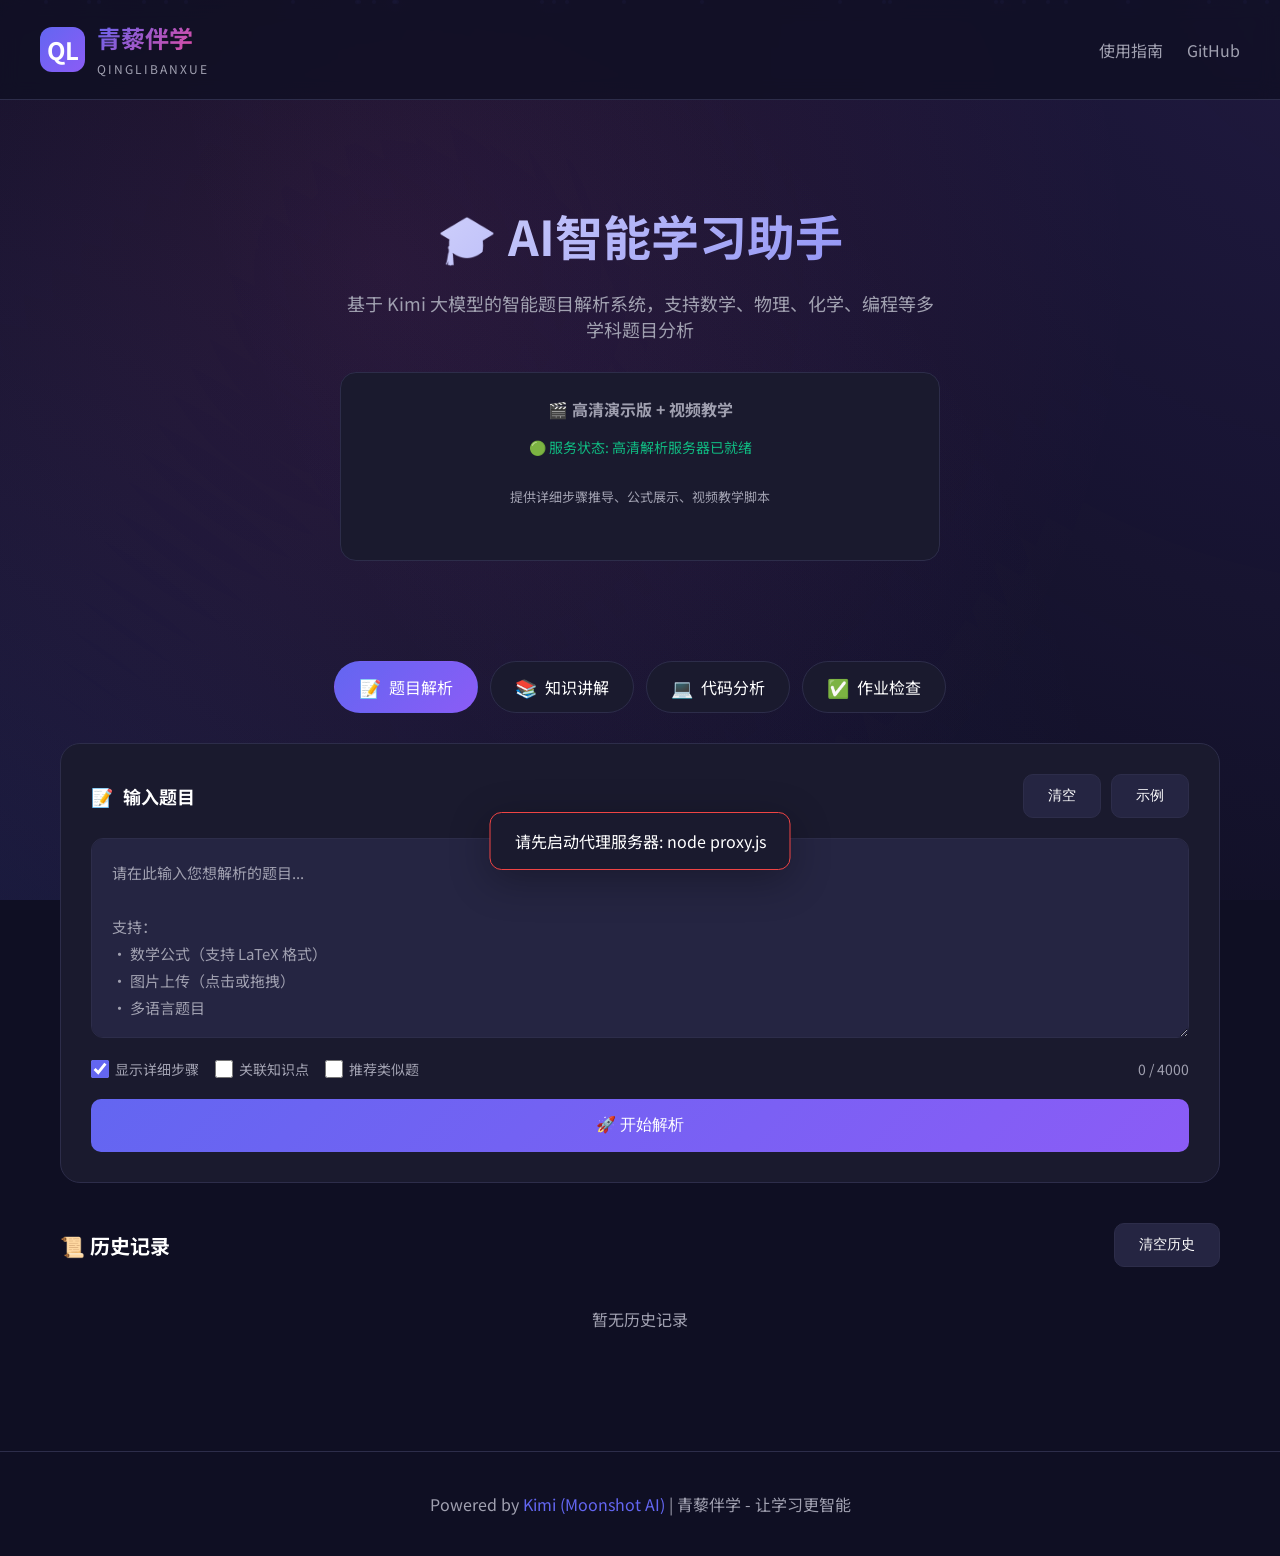
<file: index.html>
<!DOCTYPE html>
<html lang="zh-CN">
<head>
    <meta charset="UTF-8">
    <meta name="viewport" content="width=device-width, initial-scale=1.0">
    <title>青藜伴学 - AI智能学习助手</title>
    <link href="https://fonts.googleapis.com/css2?family=Noto+Sans+SC:wght@300;400;500;700&display=swap" rel="stylesheet">
    <style>
        * {
            margin: 0;
            padding: 0;
            box-sizing: border-box;
        }

        :root {
            --primary: #6366f1;
            --primary-dark: #4f46e5;
            --secondary: #8b5cf6;
            --accent: #ec4899;
            --bg-dark: #0f0f23;
            --bg-card: #1a1a2e;
            --bg-input: #252542;
            --text-primary: #ffffff;
            --text-secondary: #a0a0b0;
            --border: #2d2d4a;
            --success: #10b981;
            --warning: #f59e0b;
        }

        body {
            font-family: 'Noto Sans SC', sans-serif;
            background: var(--bg-dark);
            color: var(--text-primary);
            min-height: 100vh;
            overflow-x: hidden;
        }

        /* 动态背景 */
        .bg-animation {
            position: fixed;
            top: 0;
            left: 0;
            width: 100%;
            height: 100%;
            z-index: -1;
            overflow: hidden;
        }

        .bg-animation::before {
            content: '';
            position: absolute;
            top: -50%;
            left: -50%;
            width: 200%;
            height: 200%;
            background: 
                radial-gradient(circle at 20% 80%, rgba(99, 102, 241, 0.15) 0%, transparent 50%),
                radial-gradient(circle at 80% 20%, rgba(139, 92, 246, 0.15) 0%, transparent 50%),
                radial-gradient(circle at 40% 40%, rgba(236, 72, 153, 0.1) 0%, transparent 40%);
            animation: bgMove 20s ease-in-out infinite;
        }

        @keyframes bgMove {
            0%, 100% { transform: translate(0, 0) rotate(0deg); }
            50% { transform: translate(-2%, -2%) rotate(2deg); }
        }

        /* 浮动粒子 */
        .particles {
            position: fixed;
            top: 0;
            left: 0;
            width: 100%;
            height: 100%;
            pointer-events: none;
            z-index: -1;
        }

        .particle {
            position: absolute;
            width: 4px;
            height: 4px;
            background: rgba(99, 102, 241, 0.5);
            border-radius: 50%;
            animation: float 15s infinite;
        }

        @keyframes float {
            0%, 100% { transform: translateY(100vh) rotate(0deg); opacity: 0; }
            10% { opacity: 1; }
            90% { opacity: 1; }
            100% { transform: translateY(-100vh) rotate(720deg); opacity: 0; }
        }

        /* 头部 */
        header {
            padding: 20px 40px;
            display: flex;
            justify-content: space-between;
            align-items: center;
            border-bottom: 1px solid var(--border);
            background: rgba(15, 15, 35, 0.8);
            backdrop-filter: blur(10px);
            position: sticky;
            top: 0;
            z-index: 100;
        }

        .logo {
            display: flex;
            align-items: center;
            gap: 12px;
        }

        .logo-icon {
            width: 45px;
            height: 45px;
            background: linear-gradient(135deg, var(--primary), var(--secondary));
            border-radius: 12px;
            display: flex;
            align-items: center;
            justify-content: center;
            font-size: 24px;
            font-weight: bold;
        }

        .logo-text h1 {
            font-size: 24px;
            font-weight: 700;
            background: linear-gradient(135deg, var(--primary), var(--accent));
            -webkit-background-clip: text;
            -webkit-text-fill-color: transparent;
            background-clip: text;
        }

        .logo-text span {
            font-size: 12px;
            color: var(--text-secondary);
            letter-spacing: 2px;
        }

        .header-links a {
            color: var(--text-secondary);
            text-decoration: none;
            margin-left: 20px;
            transition: color 0.3s;
        }

        .header-links a:hover {
            color: var(--primary);
        }

        /* 主容器 */
        .container {
            max-width: 1200px;
            margin: 0 auto;
            padding: 40px 20px;
        }

        /* 欢迎区域 */
        .hero {
            text-align: center;
            padding: 60px 0;
        }

        .hero h2 {
            font-size: 48px;
            font-weight: 700;
            margin-bottom: 20px;
            background: linear-gradient(135deg, #fff, var(--primary));
            -webkit-background-clip: text;
            -webkit-text-fill-color: transparent;
            background-clip: text;
        }

        .hero p {
            font-size: 18px;
            color: var(--text-secondary);
            max-width: 600px;
            margin: 0 auto 30px;
        }

        .api-setup {
            background: var(--bg-card);
            border: 1px solid var(--border);
            border-radius: 16px;
            padding: 24px;
            max-width: 600px;
            margin: 0 auto 40px;
        }

        .api-setup h3 {
            font-size: 16px;
            margin-bottom: 16px;
            color: var(--text-secondary);
        }

        .api-input-group {
            display: flex;
            gap: 12px;
            flex-wrap: wrap;
        }

        .api-input {
            flex: 1;
            min-width: 250px;
            padding: 12px 16px;
            background: var(--bg-input);
            border: 1px solid var(--border);
            border-radius: 10px;
            color: var(--text-primary);
            font-size: 14px;
            outline: none;
            transition: border-color 0.3s;
        }

        .api-input:focus {
            border-color: var(--primary);
        }

        .btn {
            padding: 12px 24px;
            border: none;
            border-radius: 10px;
            font-size: 14px;
            font-weight: 500;
            cursor: pointer;
            transition: all 0.3s;
        }

        .btn-primary {
            background: linear-gradient(135deg, var(--primary), var(--secondary));
            color: white;
        }

        .btn-primary:hover {
            transform: translateY(-2px);
            box-shadow: 0 8px 25px rgba(99, 102, 241, 0.4);
        }

        .btn-secondary {
            background: var(--bg-input);
            color: var(--text-primary);
            border: 1px solid var(--border);
        }

        .btn-secondary:hover {
            background: var(--border);
        }

        /* 功能标签 */
        .tabs {
            display: flex;
            justify-content: center;
            gap: 12px;
            margin-bottom: 30px;
            flex-wrap: wrap;
        }

        .tab {
            padding: 12px 24px;
            background: var(--bg-card);
            border: 1px solid var(--border);
            border-radius: 30px;
            cursor: pointer;
            transition: all 0.3s;
            display: flex;
            align-items: center;
            gap: 8px;
        }

        .tab:hover, .tab.active {
            background: linear-gradient(135deg, var(--primary), var(--secondary));
            border-color: transparent;
        }

        .tab-icon {
            font-size: 18px;
        }

        /* 输入区域 */
        .input-section {
            background: var(--bg-card);
            border: 1px solid var(--border);
            border-radius: 20px;
            padding: 30px;
            margin-bottom: 30px;
        }

        .input-header {
            display: flex;
            justify-content: space-between;
            align-items: center;
            margin-bottom: 20px;
        }

        .input-header h3 {
            font-size: 18px;
            display: flex;
            align-items: center;
            gap: 10px;
        }

        .input-actions {
            display: flex;
            gap: 10px;
        }

        .input-area {
            width: 100%;
            min-height: 200px;
            padding: 20px;
            background: var(--bg-input);
            border: 1px solid var(--border);
            border-radius: 12px;
            color: var(--text-primary);
            font-size: 15px;
            line-height: 1.8;
            resize: vertical;
            outline: none;
            transition: border-color 0.3s;
            font-family: inherit;
        }

        .input-area:focus {
            border-color: var(--primary);
        }

        .input-area::placeholder {
            color: var(--text-secondary);
        }

        .input-footer {
            display: flex;
            justify-content: space-between;
            align-items: center;
            margin-top: 16px;
        }

        .input-options {
            display: flex;
            gap: 16px;
        }

        .option {
            display: flex;
            align-items: center;
            gap: 6px;
            color: var(--text-secondary);
            font-size: 14px;
            cursor: pointer;
        }

        .option input[type="checkbox"] {
            width: 18px;
            height: 18px;
            accent-color: var(--primary);
        }

        .char-count {
            color: var(--text-secondary);
            font-size: 14px;
        }

        /* 解析按钮 */
        .analyze-btn {
            width: 100%;
            padding: 16px;
            font-size: 16px;
            margin-top: 20px;
        }

        /* 结果区域 */
        .result-section {
            background: var(--bg-card);
            border: 1px solid var(--border);
            border-radius: 20px;
            padding: 30px;
            display: none;
        }

        .result-section.show {
            display: block;
            animation: fadeIn 0.5s ease;
        }

        @keyframes fadeIn {
            from { opacity: 0; transform: translateY(20px); }
            to { opacity: 1; transform: translateY(0); }
        }

        .result-header {
            display: flex;
            justify-content: space-between;
            align-items: center;
            margin-bottom: 24px;
            padding-bottom: 20px;
            border-bottom: 1px solid var(--border);
        }

        .result-title {
            display: flex;
            align-items: center;
            gap: 12px;
        }

        .result-title h3 {
            font-size: 20px;
        }

        .ai-badge {
            padding: 4px 12px;
            background: linear-gradient(135deg, var(--primary), var(--secondary));
            border-radius: 20px;
            font-size: 12px;
            font-weight: 500;
        }

        .result-actions {
            display: flex;
            gap: 10px;
        }

        .result-content {
            line-height: 2;
            font-size: 15px;
        }

        .result-content h4 {
            color: var(--primary);
            margin: 24px 0 12px;
            font-size: 16px;
        }

        .result-content p {
            margin-bottom: 16px;
            color: var(--text-secondary);
        }

        .result-content strong {
            color: var(--text-primary);
        }

        /* 代码块样式 */
        .code-block {
            background: var(--bg-dark);
            border: 1px solid var(--border);
            border-radius: 10px;
            padding: 16px;
            margin: 16px 0;
            overflow-x: auto;
        }

        .code-block code {
            font-family: 'Fira Code', 'Consolas', monospace;
            font-size: 14px;
            color: #e2e8f0;
        }

        /* 步骤卡片 */
        .step-card {
            background: var(--bg-input);
            border: 1px solid var(--border);
            border-radius: 12px;
            padding: 20px;
            margin: 16px 0;
        }

        .step-number {
            display: inline-flex;
            align-items: center;
            justify-content: center;
            width: 28px;
            height: 28px;
            background: linear-gradient(135deg, var(--primary), var(--secondary));
            border-radius: 50%;
            font-size: 14px;
            font-weight: 600;
            margin-right: 12px;
        }

        .step-title {
            font-weight: 600;
            color: var(--text-primary);
        }

        /* 加载动画 */
        .loading {
            display: none;
            text-align: center;
            padding: 60px;
        }

        .loading.show {
            display: block;
        }

        .loading-spinner {
            width: 60px;
            height: 60px;
            border: 3px solid var(--border);
            border-top-color: var(--primary);
            border-radius: 50%;
            animation: spin 1s linear infinite;
            margin: 0 auto 20px;
        }

        @keyframes spin {
            to { transform: rotate(360deg); }
        }

        .loading p {
            color: var(--text-secondary);
        }

        /* 知识点标签 */
        .knowledge-tags {
            display: flex;
            flex-wrap: wrap;
            gap: 8px;
            margin: 16px 0;
        }

        .knowledge-tag {
            padding: 6px 14px;
            background: rgba(99, 102, 241, 0.2);
            border: 1px solid var(--primary);
            border-radius: 20px;
            font-size: 13px;
            color: var(--primary);
        }

        /* 历史记录 */
        .history-section {
            margin-top: 40px;
        }

        .history-header {
            display: flex;
            justify-content: space-between;
            align-items: center;
            margin-bottom: 20px;
        }

        .history-header h3 {
            font-size: 20px;
        }

        .history-list {
            display: grid;
            gap: 12px;
        }

        .history-item {
            background: var(--bg-card);
            border: 1px solid var(--border);
            border-radius: 12px;
            padding: 16px 20px;
            cursor: pointer;
            transition: all 0.3s;
            display: flex;
            justify-content: space-between;
            align-items: center;
        }

        .history-item:hover {
            border-color: var(--primary);
            transform: translateX(4px);
        }

        .history-item-text {
            flex: 1;
            overflow: hidden;
            text-overflow: ellipsis;
            white-space: nowrap;
            margin-right: 16px;
        }

        .history-item-time {
            color: var(--text-secondary);
            font-size: 13px;
        }

        /* 页脚 */
        footer {
            text-align: center;
            padding: 40px;
            color: var(--text-secondary);
            border-top: 1px solid var(--border);
            margin-top: 60px;
        }

        footer a {
            color: var(--primary);
            text-decoration: none;
        }

        /* 提示消息 */
        .toast {
            position: fixed;
            bottom: 30px;
            left: 50%;
            transform: translateX(-50%) translateY(100px);
            background: var(--bg-card);
            border: 1px solid var(--border);
            padding: 16px 24px;
            border-radius: 12px;
            box-shadow: 0 10px 40px rgba(0, 0, 0, 0.3);
            opacity: 0;
            transition: all 0.3s;
            z-index: 1000;
        }

        .toast.show {
            transform: translateX(-50%) translateY(0);
            opacity: 1;
        }

        .toast.success {
            border-color: var(--success);
        }

        .toast.error {
            border-color: #ef4444;
        }

        /* 响应式 */
        @media (max-width: 768px) {
            header {
                padding: 15px 20px;
            }

            .hero h2 {
                font-size: 32px;
            }

            .container {
                padding: 20px 15px;
            }

            .input-section, .result-section {
                padding: 20px;
            }
        }

        /* Markdown样式 */
        .markdown-body {
            color: var(--text-secondary);
        }

        .markdown-body h1, .markdown-body h2, .markdown-body h3 {
            color: var(--text-primary);
            margin: 24px 0 16px;
        }

        .markdown-body ul, .markdown-body ol {
            margin: 16px 0;
            padding-left: 24px;
        }

        .markdown-body li {
            margin: 8px 0;
        }

        .markdown-body blockquote {
            border-left: 4px solid var(--primary);
            padding-left: 16px;
            margin: 16px 0;
            color: var(--text-secondary);
        }

        .markdown-body pre {
            background: var(--bg-dark);
            padding: 16px;
            border-radius: 8px;
            overflow-x: auto;
        }

        .markdown-body code {
            background: var(--bg-dark);
            padding: 2px 6px;
            border-radius: 4px;
            font-family: monospace;
        }

        .markdown-body table {
            width: 100%;
            border-collapse: collapse;
            margin: 16px 0;
        }

        .markdown-body th, .markdown-body td {
            border: 1px solid var(--border);
            padding: 12px;
            text-align: left;
        }

        .markdown-body th {
            background: var(--bg-input);
        }

        /* 视频教学样式 */
        .video-section {
            margin-top: 24px;
            padding: 20px;
            background: linear-gradient(135deg, rgba(99, 102, 241, 0.1), rgba(236, 72, 153, 0.1));
            border: 1px solid var(--primary);
            border-radius: 16px;
        }

        .video-header {
            display: flex;
            align-items: center;
            gap: 12px;
            margin-bottom: 16px;
        }

        .video-header h4 {
            font-size: 18px;
            color: var(--primary);
        }

        .video-badge {
            padding: 4px 12px;
            background: linear-gradient(135deg, var(--accent), var(--secondary));
            border-radius: 20px;
            font-size: 12px;
            font-weight: 500;
        }

        .video-timeline {
            display: grid;
            gap: 12px;
        }

        .video-scene {
            display: flex;
            gap: 16px;
            padding: 16px;
            background: var(--bg-input);
            border-radius: 12px;
            border-left: 4px solid var(--primary);
            transition: all 0.3s;
        }

        .video-scene:hover {
            background: var(--border);
            transform: translateX(4px);
        }

        .scene-time {
            min-width: 80px;
            font-family: 'Consolas', monospace;
            font-size: 14px;
            color: var(--primary);
            font-weight: 600;
        }

        .scene-content {
            flex: 1;
        }

        .scene-title {
            font-weight: 500;
            margin-bottom: 4px;
        }

        .scene-desc {
            font-size: 13px;
            color: var(--text-secondary);
        }

        .video-actions {
            display: flex;
            gap: 12px;
            margin-top: 20px;
            padding-top: 20px;
            border-top: 1px solid var(--border);
        }

        .video-btn {
            flex: 1;
            padding: 12px 20px;
            border: none;
            border-radius: 10px;
            font-size: 14px;
            font-weight: 500;
            cursor: pointer;
            transition: all 0.3s;
            display: flex;
            align-items: center;
            justify-content: center;
            gap: 8px;
        }

        .video-btn-primary {
            background: linear-gradient(135deg, var(--primary), var(--secondary));
            color: white;
        }

        .video-btn-primary:hover {
            transform: translateY(-2px);
            box-shadow: 0 8px 25px rgba(99, 102, 241, 0.4);
        }

        .video-btn-secondary {
            background: var(--bg-input);
            color: var(--text-primary);
            border: 1px solid var(--border);
        }

        .video-btn-secondary:hover {
            background: var(--border);
        }

        /* 详细解答样式优化 */
        .result-content h1 {
            font-size: 24px;
            margin: 24px 0 16px;
            background: linear-gradient(135deg, var(--primary), var(--accent));
            -webkit-background-clip: text;
            -webkit-text-fill-color: transparent;
            background-clip: text;
        }

        .result-content h2 {
            font-size: 20px;
            margin: 24px 0 12px;
            color: var(--primary);
            border-bottom: 2px solid var(--primary);
            padding-bottom: 8px;
        }

        .result-content h3 {
            font-size: 18px;
            margin: 20px 0 12px;
            color: var(--secondary);
        }

        .result-content h4 {
            font-size: 16px;
            margin: 16px 0 8px;
            color: var(--accent);
        }

        .result-content table {
            width: 100%;
            border-collapse: collapse;
            margin: 16px 0;
            background: var(--bg-input);
            border-radius: 8px;
            overflow: hidden;
        }

        .result-content th,
        .result-content td {
            border: 1px solid var(--border);
            padding: 12px;
            text-align: left;
        }

        .result-content th {
            background: linear-gradient(135deg, var(--primary), var(--secondary));
            color: white;
            font-weight: 600;
        }

        .result-content tr:hover {
            background: rgba(99, 102, 241, 0.1);
        }

        /* LaTeX 公式样式 */
        .math-inline {
            display: inline-block;
            padding: 2px 8px;
            background: var(--bg-input);
            border-radius: 4px;
            font-family: 'Times New Roman', serif;
            font-style: italic;
        }

        .math-block {
            display: block;
            padding: 16px;
            margin: 16px 0;
            background: var(--bg-input);
            border-radius: 8px;
            text-align: center;
            font-family: 'Times New Roman', serif;
            font-size: 16px;
            overflow-x: auto;
        }

        /* 步骤卡片增强 */
        .step-card {
            background: linear-gradient(135deg, rgba(99, 102, 241, 0.1), rgba(139, 92, 246, 0.1));
            border: 1px solid var(--border);
            border-left: 4px solid var(--primary);
            border-radius: 12px;
            padding: 20px;
            margin: 16px 0;
        }

        .step-number {
            display: inline-flex;
            align-items: center;
            justify-content: center;
            width: 32px;
            height: 32px;
            background: linear-gradient(135deg, var(--primary), var(--secondary));
            border-radius: 50%;
            font-size: 16px;
            font-weight: 700;
            margin-right: 12px;
        }

        /* 引用块样式 */
        blockquote {
            border-left: 4px solid var(--primary);
            padding: 16px 20px;
            margin: 16px 0;
            background: rgba(99, 102, 241, 0.1);
            border-radius: 0 8px 8px 0;
            font-style: italic;
        }

        /* 答案高亮 */
        .answer-highlight {
            background: linear-gradient(135deg, rgba(16, 185, 129, 0.2), rgba(16, 185, 129, 0.1));
            border: 1px solid var(--success);
            border-radius: 12px;
            padding: 20px;
            margin: 20px 0;
        }

        .answer-highlight h3 {
            color: var(--success);
            margin-top: 0;
        }

        /* 视频播放器样式 */
        .video-player-container {
            background: var(--bg-card);
            border: 1px solid var(--border);
            border-radius: 16px;
            overflow: hidden;
            margin-top: 24px;
        }

        .video-stage {
            position: relative;
            background: #000;
            aspect-ratio: 16/9;
            display: flex;
            align-items: center;
            justify-content: center;
        }

        .video-stage canvas {
            width: 100%;
            height: 100%;
            object-fit: contain;
        }

        .video-overlay {
            position: absolute;
            top: 0;
            left: 0;
            width: 100%;
            height: 100%;
            display: flex;
            align-items: center;
            justify-content: center;
            background: rgba(0, 0, 0, 0.5);
            cursor: pointer;
        }

        .play-button {
            width: 80px;
            height: 80px;
            background: linear-gradient(135deg, var(--primary), var(--accent));
            border-radius: 50%;
            display: flex;
            align-items: center;
            justify-content: center;
            font-size: 36px;
            cursor: pointer;
            transition: all 0.3s;
            box-shadow: 0 10px 40px rgba(99, 102, 241, 0.4);
        }

        .play-button:hover {
            transform: scale(1.1);
            box-shadow: 0 15px 50px rgba(99, 102, 241, 0.6);
        }

        .video-controls {
            display: flex;
            align-items: center;
            gap: 12px;
            padding: 16px 20px;
            background: var(--bg-input);
            border-top: 1px solid var(--border);
        }

        .control-btn {
            width: 40px;
            height: 40px;
            background: var(--bg-card);
            border: 1px solid var(--border);
            border-radius: 10px;
            color: var(--text-primary);
            font-size: 18px;
            cursor: pointer;
            transition: all 0.3s;
            display: flex;
            align-items: center;
            justify-content: center;
        }

        .control-btn:hover {
            background: var(--primary);
            border-color: var(--primary);
        }

        .progress-container {
            flex: 1;
            height: 40px;
            display: flex;
            align-items: center;
        }

        .progress-bar {
            width: 100%;
            height: 8px;
            background: var(--bg-dark);
            border-radius: 4px;
            cursor: pointer;
            position: relative;
        }

        .progress-fill {
            height: 100%;
            background: linear-gradient(90deg, var(--primary), var(--accent));
            border-radius: 4px;
            transition: width 0.3s;
        }

        .scene-list {
            max-height: 200px;
            overflow-y: auto;
            padding: 16px;
            background: var(--bg-dark);
        }

        .scene-item {
            display: flex;
            align-items: center;
            gap: 12px;
            padding: 12px 16px;
            border-radius: 10px;
            cursor: pointer;
            transition: all 0.3s;
            margin-bottom: 8px;
        }

        .scene-item:hover {
            background: var(--bg-input);
        }

        .scene-item.active {
            background: linear-gradient(135deg, rgba(99, 102, 241, 0.2), rgba(236, 72, 153, 0.2));
            border: 1px solid var(--primary);
        }

        .scene-num {
            width: 28px;
            height: 28px;
            background: var(--primary);
            border-radius: 50%;
            display: flex;
            align-items: center;
            justify-content: center;
            font-size: 12px;
            font-weight: 600;
            flex-shrink: 0;
        }

        .scene-title {
            flex: 1;
            font-size: 14px;
        }

        .scene-time {
            font-size: 12px;
            color: var(--text-secondary);
        }

        /* 结果标签页 */
        .result-tabs {
            display: flex;
            gap: 8px;
            margin-bottom: 20px;
            border-bottom: 1px solid var(--border);
            padding-bottom: 12px;
        }

        .result-tab {
            padding: 10px 20px;
            background: var(--bg-input);
            border: 1px solid var(--border);
            border-radius: 8px;
            cursor: pointer;
            transition: all 0.3s;
            font-size: 14px;
        }

        .result-tab:hover, .result-tab.active {
            background: linear-gradient(135deg, var(--primary), var(--secondary));
            border-color: transparent;
        }

        .tab-content {
            display: none;
        }

        .tab-content.active {
            display: block;
        }
    </style>
</head>
<body>
    <div class="bg-animation"></div>
    <div class="particles" id="particles"></div>

    <header>
        <div class="logo">
            <div class="logo-icon">QL</div>
            <div class="logo-text">
                <h1>青藜伴学</h1>
                <span>QINGLIBANXUE</span>
            </div>
        </div>
        <div class="header-links">
            <a href="#" onclick="showToast('功能开发中...')">使用指南</a>
            <a href="https://github.com/THU-MAIC/OpenMAIC" target="_blank">GitHub</a>
        </div>
    </header>

    <div class="container">
        <section class="hero">
            <h2>🎓 AI智能学习助手</h2>
            <p>基于 Kimi 大模型的智能题目解析系统，支持数学、物理、化学、编程等多学科题目分析</p>
            
            <div class="api-setup">
                <h3>🎬 高清演示版 + 视频教学</h3>
                <p style="color: var(--success); font-size: 14px;">
                    🟢 服务状态: 高清解析服务器已就绪
                </p>
                <p style="font-size: 13px; color: var(--text-secondary); margin-top: 8px;">
                    提供详细步骤推导、公式展示、视频教学脚本
                </p>
            </div>
        </section>

        <div class="tabs">
            <div class="tab active" onclick="switchTab('solve')">
                <span class="tab-icon">📝</span>
                <span>题目解析</span>
            </div>
            <div class="tab" onclick="switchTab('explain')">
                <span class="tab-icon">📚</span>
                <span>知识讲解</span>
            </div>
            <div class="tab" onclick="switchTab('code')">
                <span class="tab-icon">💻</span>
                <span>代码分析</span>
            </div>
            <div class="tab" onclick="switchTab('check')">
                <span class="tab-icon">✅</span>
                <span>作业检查</span>
            </div>
        </div>

        <section class="input-section">
            <div class="input-header">
                <h3>
                    <span id="modeIcon">📝</span>
                    <span id="modeTitle">输入题目</span>
                </h3>
                <div class="input-actions">
                    <button class="btn btn-secondary" onclick="clearInput()">清空</button>
                    <button class="btn btn-secondary" onclick="pasteExample()">示例</button>
                </div>
            </div>
            
            <textarea 
                class="input-area" 
                id="questionInput" 
                placeholder="请在此输入您想解析的题目...

支持：
• 数学公式（支持 LaTeX 格式）
• 图片上传（点击或拖拽）
• 多语言题目

示例：求函数 f(x) = x³ - 3x² + 4 的极值点和极值"
            ></textarea>
            
            <div class="input-footer">
                <div class="input-options">
                    <label class="option">
                        <input type="checkbox" id="showSteps" checked>
                        <span>显示详细步骤</span>
                    </label>
                    <label class="option">
                        <input type="checkbox" id="showKnowledge">
                        <span>关联知识点</span>
                    </label>
                    <label class="option">
                        <input type="checkbox" id="similarQuestions">
                        <span>推荐类似题</span>
                    </label>
                </div>
                <span class="char-count"><span id="charCount">0</span> / 4000</span>
            </div>
            
            <button class="btn btn-primary analyze-btn" onclick="analyzeQuestion()">
                <span id="btnText">🚀 开始解析</span>
            </button>
        </section>

        <div class="loading" id="loading">
            <div class="loading-spinner"></div>
            <p>AI 正在思考中，请稍候...</p>
        </div>

        <section class="result-section" id="resultSection">
            <div class="result-header">
                <div class="result-title">
                    <h3>📊 解析结果</h3>
                    <span class="ai-badge">Kimi AI</span>
                </div>
                <div class="result-actions">
                    <button class="btn btn-secondary" onclick="copyResult()">📋 复制</button>
                    <button class="btn btn-secondary" onclick="saveResult()">💾 保存</button>
                </div>
            </div>
            
            <div id="knowledgeTags" class="knowledge-tags" style="display: none;">
                <!-- 动态生成知识点标签 -->
            </div>
            
            <!-- 标签页切换 -->
            <div class="result-tabs">
                <div class="result-tab active" onclick="switchResultTab('text')" id="tab-text">
                    📝 文字解析
                </div>
                <div class="result-tab" onclick="switchResultTab('video')" id="tab-video">
                    🎬 视频教学
                </div>
            </div>
            
            <!-- 文字解析内容 -->
            <div class="tab-content active" id="content-text">
                <div class="result-content markdown-body" id="resultContent">
                    <!-- 解析结果将显示在这里 -->
                </div>
            </div>
            
            <!-- 视频教学内容 -->
            <div class="tab-content" id="content-video">
                <div id="videoPlayerContainer">
                    <!-- 视频播放器将在这里创建 -->
                </div>
            </div>
        </section>

        <section class="history-section">
            <div class="history-header">
                <h3>📜 历史记录</h3>
                <button class="btn btn-secondary" onclick="clearHistory()">清空历史</button>
            </div>
            <div class="history-list" id="historyList">
                <!-- 历史记录动态生成 -->
            </div>
        </section>
    </div>

    <footer>
        <p>Powered by <a href="https://platform.moonshot.cn/" target="_blank">Kimi (Moonshot AI)</a> | 青藜伴学 - 让学习更智能</p>
    </footer>

    <div class="toast" id="toast"></div>

    <script>
        // ==================== 配置 ====================
        const CONFIG = {
            API_BASE_URL: 'https://api.moonshot.cn/v1',
            PROXY_URL: 'http://localhost:8080/proxy/chat',
            MODEL: 'moonshot-v1-8k',
            MAX_TOKENS: 4000,
            TEMPERATURE: 0.7,
            USE_PROXY: false  // 是否使用本地代理
        };

        // 可用模型列表
        const MODELS = {
            'moonshot-v1-8k': { name: 'Kimi 8K', desc: '标准版，适合一般题目' },
            'moonshot-v1-32k': { name: 'Kimi 32K', desc: '长文本，适合复杂题目' },
            'moonshot-v1-128k': { name: 'Kimi 128K', desc: '超长文本，适合长篇解析' }
        };

        // ==================== 状态管理 ====================
        let currentMode = 'solve';
        let apiKey = localStorage.getItem('kimi_api_key') || '';
        let history = JSON.parse(localStorage.getItem('question_history') || '[]');

        // ==================== 初始化 ====================
        document.addEventListener('DOMContentLoaded', () => {
            // 自动启用代理模式（API Key 已内置在代理服务器中）
            CONFIG.USE_PROXY = true;
            localStorage.setItem('kimi_use_proxy', 'true');
            
            // 恢复模型选择
            const savedModel = localStorage.getItem('kimi_model');
            if (savedModel) {
                CONFIG.MODEL = savedModel;
            }

            // 创建粒子效果
            createParticles();

            // 绑定事件
            document.getElementById('questionInput').addEventListener('input', updateCharCount);

            // 加载历史记录
            renderHistory();
            
            console.log('🚀 青藜伴学已初始化（代理模式）');
            console.log('📊 配置:', { model: CONFIG.MODEL, useProxy: true });
            
            // 自动测试代理连接
            setTimeout(() => {
                testProxyConnection();
            }, 500);
        });

        // ==================== 测试代理连接 ====================
        async function testProxyConnection() {
            try {
                const response = await fetch('http://localhost:8080/proxy/test');
                const data = await response.json();
                if (data.status === 'ok') {
                    console.log('✅ 代理服务器连接成功');
                } else {
                    console.log('⚠️ 代理连接异常:', data);
                    showToast('代理服务器可能需要启动，请运行: node proxy.js', 'error');
                }
            } catch (err) {
                console.log('❌ 无法连接到代理服务器:', err.message);
                showToast('请先启动代理服务器: node proxy.js', 'error');
            }
        }

        // ==================== 粒子效果 ====================
        function createParticles() {
            const container = document.getElementById('particles');
            for (let i = 0; i < 30; i++) {
                const particle = document.createElement('div');
                particle.className = 'particle';
                particle.style.left = Math.random() * 100 + '%';
                particle.style.animationDelay = Math.random() * 15 + 's';
                particle.style.animationDuration = (10 + Math.random() * 10) + 's';
                container.appendChild(particle);
            }
        }

        // ==================== 启用代理模式 ====================
        function enableProxyMode() {
            CONFIG.USE_PROXY = true;
            localStorage.setItem('kimi_use_proxy', 'true');
            document.getElementById('apiStatus').innerHTML = '✅ 已切换到代理模式，API Key 由后端处理';
            document.getElementById('apiStatus').style.color = 'var(--success)';
            showToast('已启用代理模式');
            
            // 测试代理连接
            fetch(`${CONFIG.PROXY_URL.replace('/chat', '/test')}`)
                .then(r => r.json())
                .then(data => {
                    if (data.status === 'ok') {
                        showToast('代理连接成功！');
                    } else {
                        showToast('代理连接失败，请检查代理服务器是否启动', 'error');
                    }
                })
                .catch(err => {
                    showToast('无法连接到代理服务器，请先运行 node proxy.js', 'error');
                });
        }

        // ==================== 启动演示服务器提示 ====================
        function startDemoServer() {
            showToast('请在终端运行: node proxy-demo.js');
            alert('启动步骤:\n\n1. 打开终端\n2. 进入目录: cd C:\\Users\\锦鹏\\.openclaw\\workspace\n3. 运行: node proxy-demo.js\n4. 访问: http://localhost:8080');
        }
        function saveApiKey() {
            const key = document.getElementById('apiKey').value.trim();
            const model = document.getElementById('modelSelect').value;
            
            if (!key) {
                showToast('请输入 API Key', 'error');
                return;
            }
            if (!key.startsWith('sk-')) {
                showToast('API Key 格式不正确，应以 sk- 开头', 'error');
                return;
            }
            
            apiKey = key;
            CONFIG.MODEL = model;
            
            localStorage.setItem('kimi_api_key', apiKey);
            localStorage.setItem('kimi_model', model);
            
            console.log('✅ API Key 已保存，长度:', apiKey.length, '位');
            console.log('✅ 选择模型:', model);
            showToast('设置已保存');
        }

        // ==================== 测试 API 连接 ====================
        async function testApiConnection() {
            const key = document.getElementById('apiKey').value.trim();
            const model = document.getElementById('modelSelect').value;
            const statusDiv = document.getElementById('apiStatus');
            
            if (!key) {
                showToast('请先输入 API Key', 'error');
                return;
            }

            // 详细调试信息
            console.log('========== API 测试调试信息 ==========');
            console.log('输入的 Key 长度:', key.length);
            console.log('Key 前缀:', key.substring(0, 10) + '...');
            console.log('Key 后缀:', '...' + key.substring(key.length - 5));
            console.log('Key 是否以 sk- 开头:', key.startsWith('sk-'));
            console.log('选择的模型:', model);
            console.log('请求 URL:', `${CONFIG.API_BASE_URL}/chat/completions`);
            console.log('======================================');

            statusDiv.style.display = 'block';
            statusDiv.innerHTML = '🔄 正在测试连接...';
            statusDiv.style.color = 'var(--text-secondary)';

            try {
                const response = await fetch(`${CONFIG.API_BASE_URL}/chat/completions`, {
                    method: 'POST',
                    headers: {
                        'Content-Type': 'application/json',
                        'Authorization': `Bearer ${key}`
                    },
                    body: JSON.stringify({
                        model: model,
                        messages: [
                            { role: 'user', content: '你好，这是一个测试' }
                        ],
                        max_tokens: 10
                    })
                });

                console.log('响应状态:', response.status);
                console.log('响应状态文本:', response.statusText);

                if (response.ok) {
                    statusDiv.innerHTML = '✅ 连接成功！API Key 有效';
                    statusDiv.style.color = 'var(--success)';
                    showToast('API 连接测试成功');
                } else {
                    const error = await response.json().catch(() => ({}));
                    console.log('错误详情:', error);
                    
                    let errorMsg = error.error?.message || `HTTP ${response.status}`;
                    let suggestion = '';
                    
                    // 常见错误提示
                    if (response.status === 401) {
                        errorMsg = 'API Key 无效或已过期';
                        suggestion = `
<br><br><strong>排查建议：</strong>
<br>1. 确认复制的 Key 完整（以 sk- 开头，约40+字符）
<br>2. Key 创建后请<strong>立即使用</strong>，不要关闭页面后再复制
<br>3. 检查是否有多余空格
<br>4. 账户是否完成实名认证（https://platform.moonshot.cn/）
<br>5. 尝试在终端用 curl 测试（见下方）`;
                    } else if (response.status === 429) {
                        errorMsg = '请求过于频繁，请稍后再试';
                    } else if (response.status === 402) {
                        errorMsg = '账户余额不足，请充值';
                    }
                    
                    statusDiv.innerHTML = `❌ 连接失败: ${errorMsg}${suggestion}`;
                    statusDiv.style.color = '#ef4444';
                    showToast('API 连接测试失败: ' + errorMsg, 'error');
                    
                    // 显示备用方案
                    document.getElementById('fallbackSection').style.display = 'block';
                }
            } catch (error) {
                console.log('网络错误:', error);
                statusDiv.innerHTML = `❌ 网络错误: ${error.message}<br>请检查网络连接或尝试使用代理`;
                statusDiv.style.color = '#ef4444';
                showToast('网络错误: ' + error.message, 'error');
            }
        }

        // ==================== 模式切换 ====================
        function switchTab(mode) {
            currentMode = mode;
            document.querySelectorAll('.tab').forEach(tab => tab.classList.remove('active'));
            event.currentTarget.classList.add('active');

            const modes = {
                solve: { icon: '📝', title: '输入题目', placeholder: '请在此输入您想解析的题目...\n\n支持：\n• 数学公式（支持 LaTeX 格式）\n• 图片上传（点击或拖拽）\n• 多语言题目\n\n示例：求函数 f(x) = x³ - 3x² + 4 的极值点和极值' },
                explain: { icon: '📚', title: '输入知识点', placeholder: '请输入您想了解的知识点...\n\n示例：请详细讲解微积分中的链式法则，包括定义、应用和典型例题' },
                code: { icon: '💻', title: '输入代码', placeholder: '请粘贴您想分析的代码...\n\n支持多种编程语言，我将为您分析代码逻辑、找出潜在问题并提供优化建议' },
                check: { icon: '✅', title: '输入答案', placeholder: '请粘贴题目和您的答案...\n\n我将帮您检查答案的正确性，指出错误并给出正确解答' }
            };

            const m = modes[mode];
            document.getElementById('modeIcon').textContent = m.icon;
            document.getElementById('modeTitle').textContent = m.title;
            document.getElementById('questionInput').placeholder = m.placeholder;
        }

        // ==================== 字符计数 ====================
        function updateCharCount() {
            const count = document.getElementById('questionInput').value.length;
            document.getElementById('charCount').textContent = count;
        }

        // ==================== 清空输入 ====================
        function clearInput() {
            document.getElementById('questionInput').value = '';
            updateCharCount();
        }

        // ==================== 示例 ====================
        function pasteExample() {
            const examples = {
                solve: '已知函数 f(x) = x³ - 6x² + 9x + 1，求：\n1. 函数的单调递增和递减区间\n2. 函数的极值点和极值\n3. 函数在区间 [0, 4] 上的最大值和最小值',
                explain: '请详细讲解高中物理中的动量守恒定律，包括：\n1. 定律的内容和适用条件\n2. 与能量守恒的区别和联系\n3. 三个典型应用场景',
                code: 'def fibonacci(n):\n    if n <= 1:\n        return n\n    return fibonacci(n-1) + fibonacci(n-2)\n\n# 请分析这段代码的时间复杂度，并给出优化方案',
                check: '题目：解方程 2x² - 5x + 2 = 0\n\n我的答案：x = 2 或 x = 0.5\n\n请检查我的答案是否正确。'
            };
            document.getElementById('questionInput').value = examples[currentMode];
            updateCharCount();
        }

        // ==================== 核心：题目解析 ====================
        async function analyzeQuestion() {
            const question = document.getElementById('questionInput').value.trim();
            
            if (!question) {
                showToast('请输入题目内容', 'error');
                return;
            }

            // 调试：检查代理模式
            console.log('🔍 当前配置:');
            console.log('  - 使用代理:', CONFIG.USE_PROXY);
            console.log('  - 代理地址:', CONFIG.PROXY_URL);
            
            // 检查代理是否可用
            if (!navigator.onLine) {
                showToast('网络连接不可用', 'error');
                return;
            }

            // 显示加载状态
            document.getElementById('loading').classList.add('show');
            document.getElementById('resultSection').classList.remove('show');
            document.getElementById('btnText').textContent = '解析中...';

            try {
                const prompt = buildPrompt(question);
                console.log('📤 正在发送请求:');
                console.log('  - 模型:', CONFIG.MODEL);
                console.log('  - 代理地址:', CONFIG.PROXY_URL);
                
                const response = await fetch(CONFIG.PROXY_URL, {
                    method: 'POST',
                    headers: {
                        'Content-Type': 'application/json'
                    },
                    body: JSON.stringify({
                        model: CONFIG.MODEL,
                        messages: [
                            { role: 'system', content: prompt.system },
                            { role: 'user', content: prompt.user }
                        ],
                        temperature: CONFIG.TEMPERATURE,
                        max_tokens: CONFIG.MAX_TOKENS
                    })
                });

                if (!response.ok) {
                    const error = await response.json().catch(() => ({}));
                    throw new Error(error.error?.message || `HTTP ${response.status}`);
                }

                const data = await response.json();
                const result = data.choices[0].message.content;
                const videoScript = data.choices[0].message.videoScript;
                
                // 显示结果（包含视频脚本）
                displayResult(result, question, videoScript);
                
                // 保存到历史
                addToHistory(question, result);
                
                showToast('解析完成');
            } catch (error) {
                console.error('❌ 解析错误:', error);
                showToast('解析失败: ' + error.message, 'error');
            } finally {
                document.getElementById('loading').classList.remove('show');
                document.getElementById('btnText').textContent = '🚀 开始解析';
            }
        }

        // ==================== 构建 Prompt ====================
        function buildPrompt(question) {
            const showSteps = document.getElementById('showSteps').checked;
            const showKnowledge = document.getElementById('showKnowledge').checked;
            const similarQuestions = document.getElementById('similarQuestions').checked;

            let systemPrompt = '你是一位专业的AI学习助手，擅长解析各类学科题目。';
            
            const modePrompts = {
                solve: `请对以下题目进行详细解析：

要求：
${showSteps ? '1. 给出详细的解题步骤，每一步都要说明理由\n' : ''}
2. 给出最终答案
${showKnowledge ? '3. 列出本题涉及的核心知识点\n' : ''}
${similarQuestions ? '4. 推荐2-3道类似的练习题\n' : ''}

请用中文回答，格式清晰，便于学生理解。`,
                
                explain: `请对以下知识点进行详细讲解：

要求：
1. 从基础概念开始讲解
2. 提供直观的理解方式
3. 给出典型例题
4. 总结常见误区

请用中文回答，深入浅出，适合学生学习。`,
                
                code: `请分析以下代码：

要求：
1. 分析代码的功能和逻辑
2. 指出潜在的问题或bug
3. 分析时间/空间复杂度
4. 提供优化建议和改进后的代码

请用中文回答，代码块使用markdown格式。`,
                
                check: `请检查以下答案的正确性：

要求：
1. 判断答案是否正确
2. 如有错误，指出错误原因
3. 给出正确解答和详细步骤
4. 总结易错点

请用中文回答，友善鼓励的语气。`
            };

            return {
                system: systemPrompt,
                user: modePrompts[currentMode] + '\n\n=== 题目/内容 ===\n' + question
            };
        }

        // ==================== 显示结果 ====================
        function displayResult(content, originalQuestion, videoScript) {
            const resultSection = document.getElementById('resultSection');
            const resultContent = document.getElementById('resultContent');
            
            // 渲染详细解答
            let html = markdownToHtml(content);
            resultContent.innerHTML = html;
            
            // 如果有视频脚本，创建视频播放器
            if (videoScript) {
                createVideoPlayer(videoScript);
            }
            
            resultSection.classList.add('show');
            resultSection.scrollIntoView({ behavior: 'smooth' });
        }

        // ==================== Markdown 转 HTML ====================
        function markdownToHtml(markdown) {
            return markdown
                // 代码块
                .replace(/```(\w+)?\n([\s\S]*?)```/g, '<div class="code-block"><code>$2</code></div>')
                // 行内代码
                .replace(/`([^`]+)`/g, '<code style="background: var(--bg-dark); padding: 2px 6px; border-radius: 4px;">$1</code>')
                // 标题
                .replace(/^### (.*$)/gim, '<h4>$1</h4>')
                .replace(/^## (.*$)/gim, '<h3>$1</h3>')
                .replace(/^# (.*$)/gim, '<h2>$1</h2>')
                // 粗体
                .replace(/\*\*(.*?)\*\*/g, '<strong>$1</strong>')
                // 斜体
                .replace(/\*(.*?)\*/g, '<em>$1</em>')
                // 列表
                .replace(/^\s*[-*]\s+(.*$)/gim, '<li>$1</li>')
                // 数字列表
                .replace(/^\s*\d+\.\s+(.*$)/gim, '<li>$1</li>')
                // 引用
                .replace(/^>\s+(.*$)/gim, '<blockquote>$1</blockquote>')
                // 换行
                .replace(/\n/g, '<br>');
        }

        // ==================== 提取知识点标签 ====================
        function extractKnowledgeTags(content) {
            const tagsDiv = document.getElementById('knowledgeTags');
            // 简单的关键词提取逻辑
            const keywords = ['导数', '积分', '极限', '向量', '矩阵', '概率', '统计', 
                           '力学', '电磁学', '热学', '光学', '量子',
                           '递归', '动态规划', '排序', '查找', '数据结构'];
            
            const found = keywords.filter(kw => content.includes(kw));
            
            if (found.length > 0) {
                tagsDiv.innerHTML = found.map(tag => `<span class="knowledge-tag">${tag}</span>`).join('');
                tagsDiv.style.display = 'flex';
            }
        }

        // ==================== 历史记录管理 ====================
        function addToHistory(question, result) {
            const item = {
                question: question.substring(0, 50) + (question.length > 50 ? '...' : ''),
                fullQuestion: question,
                result: result,
                time: new Date().toLocaleString('zh-CN'),
                timestamp: Date.now()
            };
            
            history.unshift(item);
            if (history.length > 10) history = history.slice(0, 10);
            
            localStorage.setItem('question_history', JSON.stringify(history));
            renderHistory();
        }

        function renderHistory() {
            const list = document.getElementById('historyList');
            
            if (history.length === 0) {
                list.innerHTML = '<p style="color: var(--text-secondary); text-align: center; padding: 20px;">暂无历史记录</p>';
                return;
            }
            
            list.innerHTML = history.map((item, index) => `
                <div class="history-item" onclick="loadHistory(${index})">
                    <span class="history-item-text">${item.question}</span>
                    <span class="history-item-time">${item.time}</span>
                </div>
            `).join('');
        }

        function loadHistory(index) {
            const item = history[index];
            document.getElementById('questionInput').value = item.fullQuestion;
            updateCharCount();
            displayResult(item.result, item.fullQuestion);
            window.scrollTo({ top: 0, behavior: 'smooth' });
        }

        function clearHistory() {
            history = [];
            localStorage.removeItem('question_history');
            renderHistory();
            showToast('历史记录已清空');
        }

        // ==================== 结果操作 ====================
        function copyResult() {
            const content = document.getElementById('resultContent').innerText;
            navigator.clipboard.writeText(content).then(() => {
                showToast('已复制到剪贴板');
            });
        }

        function saveResult() {
            const content = document.getElementById('resultContent').innerText;
            const blob = new Blob([content], { type: 'text/plain;charset=utf-8' });
            const url = URL.createObjectURL(blob);
            const a = document.createElement('a');
            a.href = url;
            a.download = `解析结果_${new Date().toISOString().slice(0,10)}.txt`;
            a.click();
            URL.revokeObjectURL(url);
            showToast('已保存到下载文件夹');
        }

        // ==================== 提示消息 ====================
        function showToast(message, type = 'success') {
            const toast = document.getElementById('toast');
            toast.textContent = message;
            toast.className = 'toast ' + type;
            toast.classList.add('show');
            
            setTimeout(() => {
                toast.classList.remove('show');
            }, 3000);
        }

        // ==================== 结果标签页切换 ====================
        function switchResultTab(tab) {
            // 更新标签按钮状态
            document.querySelectorAll('.result-tab').forEach(t => t.classList.remove('active'));
            document.getElementById(`tab-${tab}`).classList.add('active');
            
            // 更新内容显示
            document.querySelectorAll('.tab-content').forEach(c => c.classList.remove('active'));
            document.getElementById(`content-${tab}`).classList.add('active');
        }

        // ==================== 全局视频播放器实例 ====================
        let videoPlayer = null;

        // ==================== 创建视频播放器 ====================
        function createVideoPlayer(videoScript) {
            const container = document.getElementById('videoPlayerContainer');
            container.innerHTML = ''; // 清空
            
            // 创建播放器 HTML
            container.innerHTML = `
                <div class="video-player-container">
                    <div class="video-stage">
                        <canvas id="lessonCanvas" width="800" height="450"></canvas>
                        <div class="video-overlay" id="videoOverlay">
                            <div class="play-button" id="playBtn">▶️</div>
                        </div>
                    </div>
                    
                    <div class="video-controls">
                        <button class="control-btn" id="prevBtn" title="上一个">⏮️</button>
                        <button class="control-btn" id="playPauseBtn" title="播放/暂停">▶️</button>
                        <button class="control-btn" id="nextBtn" title="下一个">⏭️</button>
                        <div class="progress-container">
                            <div class="progress-bar" id="progressBar">
                                <div class="progress-fill" id="progressFill"></div>
                            </div>
                        </div>
                        <button class="control-btn" id="muteBtn" title="静音">🔊</button>
                    </div>
                    
                    <div class="scene-list" id="sceneList">
                        <!-- 场景列表 -->
                    </div>
                </div>
            `;
            
            // 转换为播放器需要的格式
            const scenes = videoScript.scenes.map((scene, i) => ({
                title: `场景 ${i + 1}`,
                content: scene.content,
                duration: 30, // 每个场景默认30秒
                narration: scene.content
            }));
            
            // 初始化播放器
            initCustomPlayer(scenes);
        }

        // ==================== 初始化自定义播放器 ====================
        function initCustomPlayer(scenes) {
            let currentScene = 0;
            let isPlaying = false;
            let speechUtterance = null;
            
            const canvas = document.getElementById('lessonCanvas');
            const ctx = canvas.getContext('2d');
            const playOverlay = document.getElementById('videoOverlay');
            const playBtn = document.getElementById('playBtn');
            const playPauseBtn = document.getElementById('playPauseBtn');
            const prevBtn = document.getElementById('prevBtn');
            const nextBtn = document.getElementById('nextBtn');
            const muteBtn = document.getElementById('muteBtn');
            const sceneList = document.getElementById('sceneList');
            
            // 生成场景列表
            sceneList.innerHTML = scenes.map((scene, i) => `
                <div class="scene-item ${i === 0 ? 'active' : ''}" data-index="${i}">
                    <span class="scene-num">${i + 1}</span>
                    <span class="scene-title">${scene.title}</span>
                    <span class="scene-time">${scene.duration}s</span>
                </div>
            `).join('');
            
            // 绘制场景
            function drawScene(index) {
                const scene = scenes[index];
                const w = canvas.width;
                const h = canvas.height;
                
                // 背景
                ctx.fillStyle = '#0f0f23';
                ctx.fillRect(0, 0, w, h);
                
                // 渐变
                const gradient = ctx.createLinearGradient(0, 0, w, h);
                gradient.addColorStop(0, '#1a1a2e');
                gradient.addColorStop(1, '#252542');
                ctx.fillStyle = gradient;
                ctx.fillRect(0, 0, w, h);
                
                // 网格
                ctx.strokeStyle = 'rgba(99, 102, 241, 0.1)';
                ctx.lineWidth = 1;
                for (let i = 0; i < w; i += 40) {
                    ctx.beginPath();
                    ctx.moveTo(i, 0);
                    ctx.lineTo(i, h);
                    ctx.stroke();
                }
                for (let i = 0; i < h; i += 40) {
                    ctx.beginPath();
                    ctx.moveTo(0, i);
                    ctx.lineTo(w, i);
                    ctx.stroke();
                }
                
                // 标题
                ctx.fillStyle = '#6366f1';
                ctx.font = 'bold 28px "Noto Sans SC", sans-serif';
                ctx.textAlign = 'center';
                ctx.fillText(scene.title, w / 2, 60);
                
                // 内容
                ctx.fillStyle = '#ffffff';
                ctx.font = '18px "Noto Sans SC", sans-serif';
                ctx.textAlign = 'left';
                
                const lines = wrapText(ctx, scene.content, w - 100, 24);
                let y = 120;
                lines.forEach(line => {
                    ctx.fillText(line, 50, y);
                    y += 36;
                });
                
                // 进度点
                const dotY = h - 30;
                const dotSpacing = 30;
                const startX = (w - (scenes.length - 1) * dotSpacing) / 2;
                
                scenes.forEach((_, i) => {
                    ctx.beginPath();
                    ctx.arc(startX + i * dotSpacing, dotY, 6, 0, Math.PI * 2);
                    ctx.fillStyle = i === index ? '#6366f1' : 'rgba(255, 255, 255, 0.3)';
                    ctx.fill();
                });
                
                // 更新列表
                document.querySelectorAll('.scene-item').forEach((item, i) => {
                    item.classList.toggle('active', i === index);
                });
                
                // 更新进度条
                const progress = ((index + 1) / scenes.length) * 100;
                document.getElementById('progressFill').style.width = `${progress}%`;
            }
            
            // 文字换行
            function wrapText(ctx, text, maxWidth, lineHeight) {
                const chars = text.split('');
                const lines = [];
                let currentLine = '';
                
                for (let char of chars) {
                    const testLine = currentLine + char;
                    const metrics = ctx.measureText(testLine);
                    
                    if (metrics.width > maxWidth && currentLine !== '') {
                        lines.push(currentLine);
                        currentLine = char;
                    } else {
                        currentLine = testLine;
                    }
                }
                lines.push(currentLine);
                return lines;
            }
            
            // 播放语音
            function playSpeech(index) {
                if (!('speechSynthesis' in window)) return;
                
                window.speechSynthesis.cancel();
                
                const utterance = new SpeechSynthesisUtterance(scenes[index].narration);
                utterance.lang = 'zh-CN';
                utterance.rate = 0.9;
                utterance.pitch = 1;
                
                utterance.onend = () => {
                    if (isPlaying && currentScene < scenes.length - 1) {
                        setTimeout(() => nextScene(), 500);
                    } else if (currentScene >= scenes.length - 1) {
                        pause();
                    }
                };
                
                window.speechSynthesis.speak(utterance);
                speechUtterance = utterance;
            }
            
            // 播放
            function play() {
                isPlaying = true;
                playOverlay.style.display = 'none';
                playPauseBtn.textContent = '⏸️';
                playSpeech(currentScene);
            }
            
            // 暂停
            function pause() {
                isPlaying = false;
                playPauseBtn.textContent = '▶️';
                if ('speechSynthesis' in window) {
                    window.speechSynthesis.cancel();
                }
            }
            
            // 下一个场景
            function nextScene() {
                if (currentScene < scenes.length - 1) {
                    currentScene++;
                    drawScene(currentScene);
                    if (isPlaying) playSpeech(currentScene);
                }
            }
            
            // 上一个场景
            function prevScene() {
                if (currentScene > 0) {
                    currentScene--;
                    drawScene(currentScene);
                    if (isPlaying) playSpeech(currentScene);
                }
            }
            
            // 跳转场景
            function jumpToScene(index) {
                window.speechSynthesis.cancel();
                currentScene = index;
                drawScene(index);
                if (isPlaying) playSpeech(index);
            }
            
            // 绑定事件
            playBtn.addEventListener('click', play);
            playPauseBtn.addEventListener('click', () => isPlaying ? pause() : play());
            prevBtn.addEventListener('click', prevScene);
            nextBtn.addEventListener('click', nextScene);
            
            document.querySelectorAll('.scene-item').forEach((item, i) => {
                item.addEventListener('click', () => jumpToScene(i));
            });
            
            document.getElementById('progressBar').addEventListener('click', (e) => {
                const rect = e.currentTarget.getBoundingClientRect();
                const percent = (e.clientX - rect.left) / rect.width;
                jumpToScene(Math.floor(percent * scenes.length));
            });
            
            muteBtn.addEventListener('click', () => {
                if ('speechSynthesis' in window) {
                    if (window.speechSynthesis.speaking) {
                        window.speechSynthesis.cancel();
                        muteBtn.textContent = '🔇';
                    } else {
                        muteBtn.textContent = '🔊';
                        if (isPlaying) playSpeech(currentScene);
                    }
                }
            });
            
            // 初始绘制
            drawScene(0);
        }
    </script>
</body>
</html>
</file>
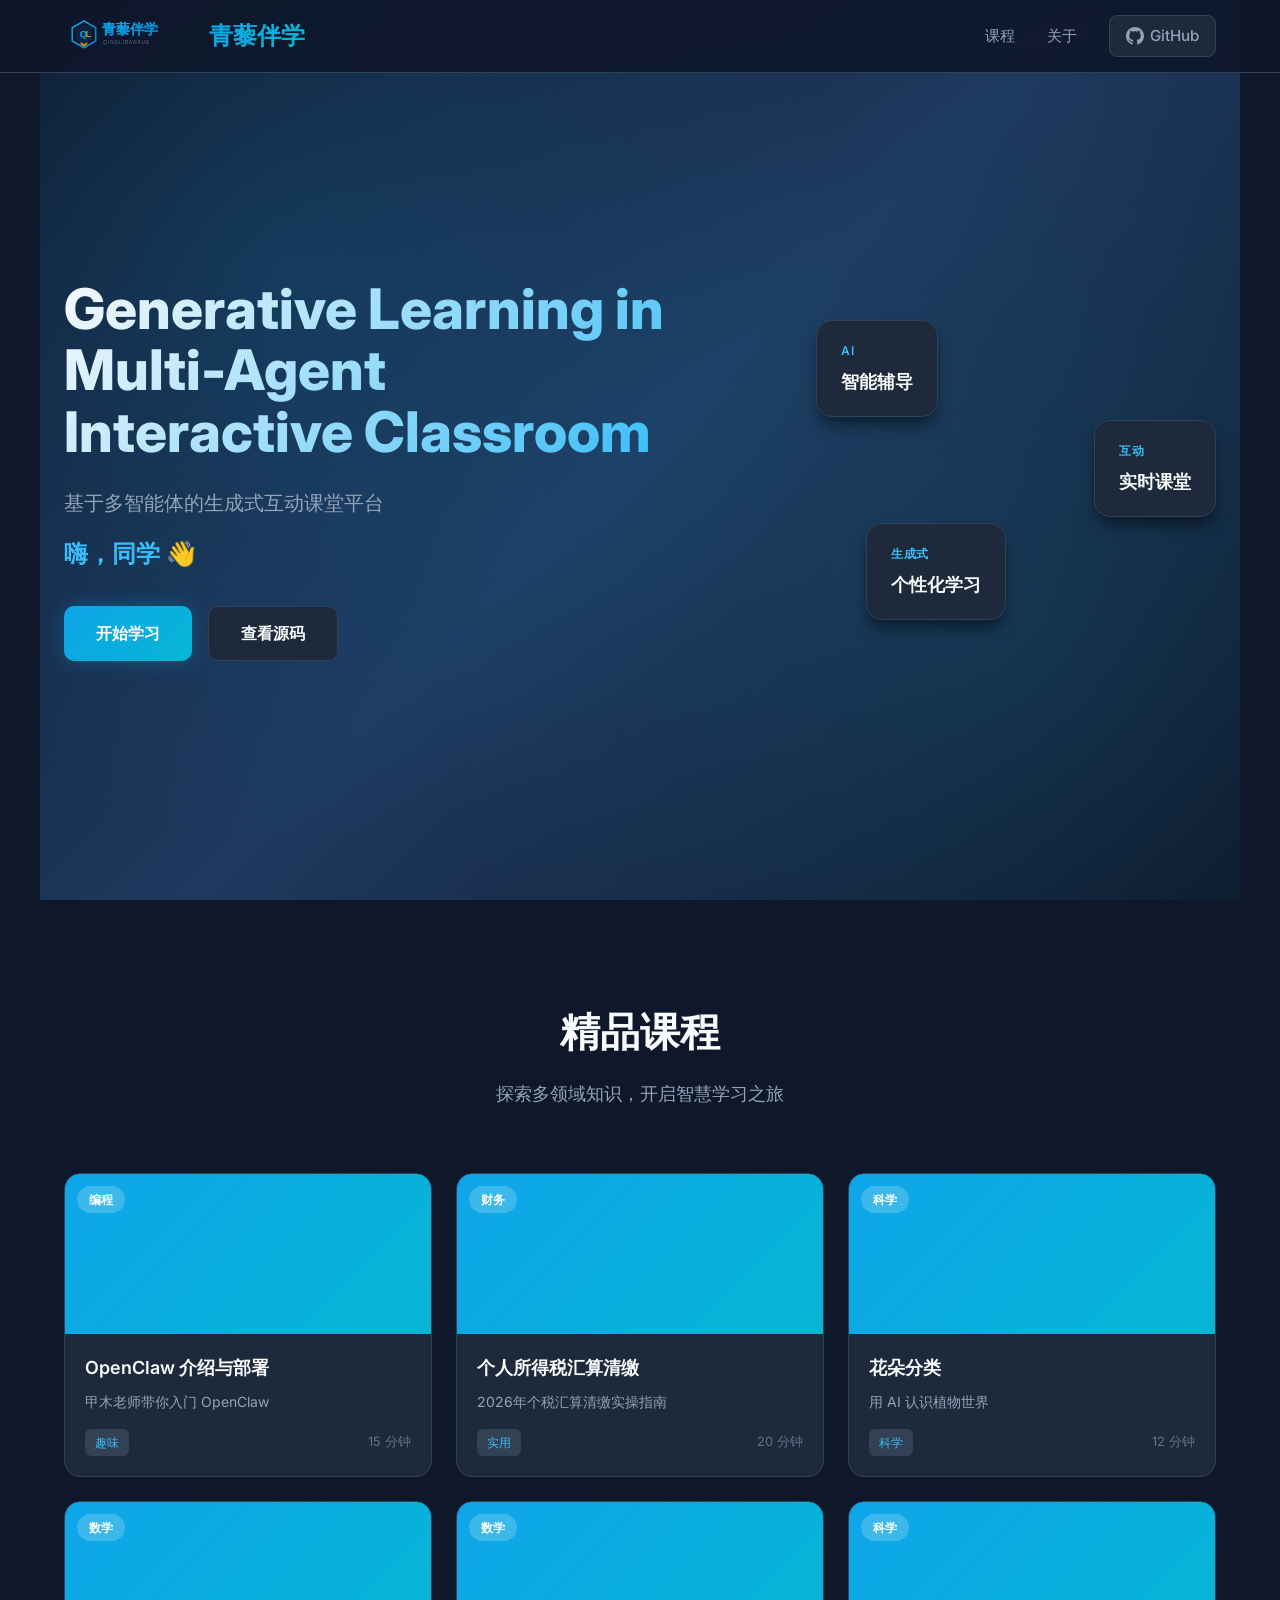
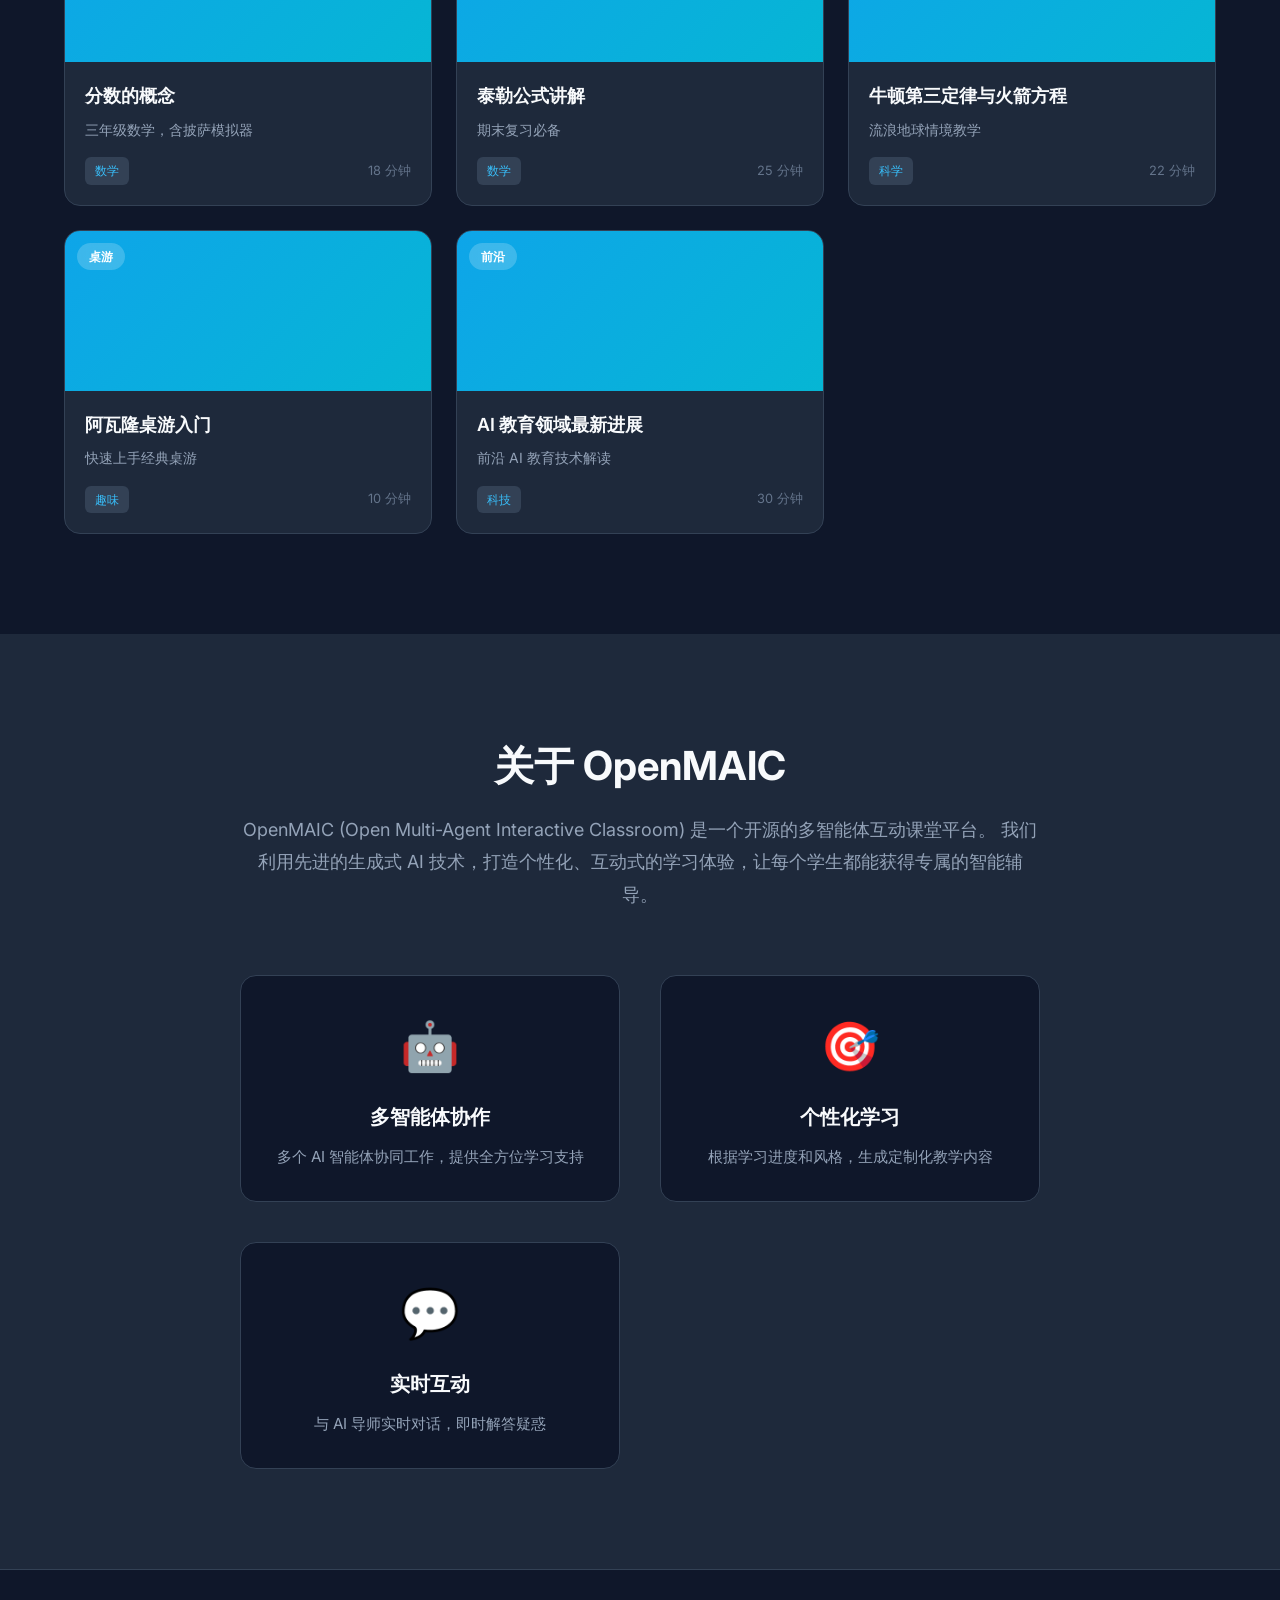
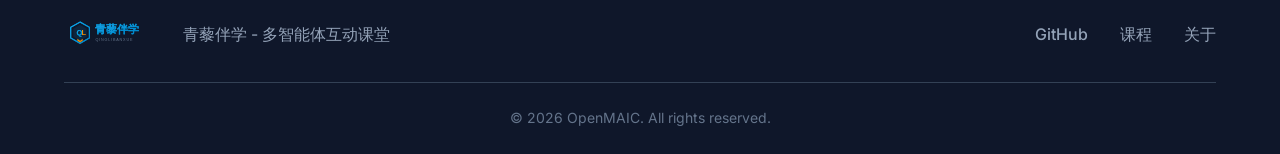
<file: openmaic-site/index.html>
<!DOCTYPE html>
<html lang="zh-CN">
<head>
    <meta charset="UTF-8">
    <meta name="viewport" content="width=device-width, initial-scale=1.0">
    <title>OpenMAIC - 多智能体互动课堂</title>
    <link rel="stylesheet" href="styles.css">
    <link rel="preconnect" href="https://fonts.googleapis.com">
    <link href="https://fonts.googleapis.com/css2?family=Inter:wght@300;400;500;600;700&display=swap" rel="stylesheet">
</head>
<body>
    <!-- 顶部导航栏 -->
    <header class="header">
        <div class="header-container">
            <div class="logo">
                <img src="assets/logo.svg" alt="OpenMAIC Logo" class="logo-img">
                <span class="logo-text">青藜伴学</span>
            </div>
            <nav class="nav">
                <a href="#courses" class="nav-link">课程</a>
                <a href="#about" class="nav-link">关于</a>
                <a href="https://github.com/THU-MAIC/OpenMAIC" target="_blank" class="nav-link github-link">
                    <svg class="github-icon" viewBox="0 0 24 24" fill="currentColor">
                        <path d="M12 0c-6.626 0-12 5.373-12 12 0 5.302 3.438 9.8 8.207 11.387.599.111.793-.261.793-.577v-2.234c-3.338.726-4.033-1.416-4.033-1.416-.546-1.387-1.333-1.756-1.333-1.756-1.089-.745.083-.729.083-.729 1.205.084 1.839 1.237 1.839 1.237 1.07 1.834 2.807 1.304 3.492.997.107-.775.418-1.305.762-1.604-2.665-.305-5.467-1.334-5.467-5.931 0-1.311.469-2.381 1.236-3.221-.124-.303-.535-1.524.117-3.176 0 0 1.008-.322 3.301 1.23.957-.266 1.983-.399 3.003-.404 1.02.005 2.047.138 3.006.404 2.291-1.552 3.297-1.23 3.297-1.23.653 1.653.242 2.874.118 3.176.77.84 1.235 1.911 1.235 3.221 0 4.609-2.807 5.624-5.479 5.921.43.372.823 1.102.823 2.222v3.293c0 .319.192.694.801.576 4.765-1.589 8.199-6.086 8.199-11.386 0-6.627-5.373-12-12-12z"/>
                    </svg>
                    GitHub
                </a>
            </nav>
            <button class="mobile-menu-btn" id="mobileMenuBtn">
                <span></span>
                <span></span>
                <span></span>
            </button>
        </div>
    </header>

    <!-- 移动端菜单 -->
    <div class="mobile-menu" id="mobileMenu">
        <a href="#courses" class="mobile-nav-link">课程</a>
        <a href="#about" class="mobile-nav-link">关于</a>
        <a href="https://github.com/THU-MAIC/OpenMAIC" target="_blank" class="mobile-nav-link">GitHub</a>
    </div>

    <!-- 主视觉区 -->
    <section class="hero">
        <div class="hero-bg"></div>
        <div class="hero-content">
            <h1 class="hero-title">Generative Learning in<br>Multi-Agent Interactive Classroom</h1>
            <p class="hero-subtitle">基于多智能体的生成式互动课堂平台</p>
            <p class="hero-greeting">嗨，同学 👋</p>
            <div class="hero-cta">
                <a href="#courses" class="btn btn-primary">开始学习</a>
                <a href="https://github.com/THU-MAIC/OpenMAIC" target="_blank" class="btn btn-secondary">查看源码</a>
            </div>
        </div>
        <div class="hero-visual">
            <div class="floating-card card-1">
                <span class="card-tag">AI</span>
                <span class="card-text">智能辅导</span>
            </div>
            <div class="floating-card card-2">
                <span class="card-tag">互动</span>
                <span class="card-text">实时课堂</span>
            </div>
            <div class="floating-card card-3">
                <span class="card-tag">生成式</span>
                <span class="card-text">个性化学习</span>
            </div>
        </div>
    </section>

    <!-- 课程展示区 -->
    <section class="courses" id="courses">
        <div class="container">
            <div class="section-header">
                <h2 class="section-title">精品课程</h2>
                <p class="section-subtitle">探索多领域知识，开启智慧学习之旅</p>
            </div>
            
            <div class="course-grid">
                <!-- 课程卡片 1 -->
                <div class="course-card" data-course="openclaw">
                    <div class="course-image">
                        <div class="course-badge">编程</div>
                        <div class="course-overlay">
                            <button class="play-btn">
                                <svg viewBox="0 0 24 24" fill="currentColor">
                                    <path d="M8 5v14l11-7z"/>
                                </svg>
                            </button>
                        </div>
                    </div>
                    <div class="course-content">
                        <h3 class="course-title">OpenClaw 介绍与部署</h3>
                        <p class="course-desc">甲木老师带你入门 OpenClaw</p>
                        <div class="course-meta">
                            <span class="course-tag">趣味</span>
                            <span class="course-duration">15 分钟</span>
                        </div>
                    </div>
                </div>

                <!-- 课程卡片 2 -->
                <div class="course-card" data-course="tax">
                    <div class="course-image">
                        <div class="course-badge">财务</div>
                        <div class="course-overlay">
                            <button class="play-btn">
                                <svg viewBox="0 0 24 24" fill="currentColor">
                                    <path d="M8 5v14l11-7z"/>
                                </svg>
                            </button>
                        </div>
                    </div>
                    <div class="course-content">
                        <h3 class="course-title">个人所得税汇算清缴</h3>
                        <p class="course-desc">2026年个税汇算清缴实操指南</p>
                        <div class="course-meta">
                            <span class="course-tag">实用</span>
                            <span class="course-duration">20 分钟</span>
                        </div>
                    </div>
                </div>

                <!-- 课程卡片 3 -->
                <div class="course-card" data-course="flowers">
                    <div class="course-image">
                        <div class="course-badge">科学</div>
                        <div class="course-overlay">
                            <button class="play-btn">
                                <svg viewBox="0 0 24 24" fill="currentColor">
                                    <path d="M8 5v14l11-7z"/>
                                </svg>
                            </button>
                        </div>
                    </div>
                    <div class="course-content">
                        <h3 class="course-title">花朵分类</h3>
                        <p class="course-desc">用 AI 认识植物世界</p>
                        <div class="course-meta">
                            <span class="course-tag">科学</span>
                            <span class="course-duration">12 分钟</span>
                        </div>
                    </div>
                </div>

                <!-- 课程卡片 4 -->
                <div class="course-card" data-course="fraction">
                    <div class="course-image">
                        <div class="course-badge">数学</div>
                        <div class="course-overlay">
                            <button class="play-btn">
                                <svg viewBox="0 0 24 24" fill="currentColor">
                                    <path d="M8 5v14l11-7z"/>
                                </svg>
                            </button>
                        </div>
                    </div>
                    <div class="course-content">
                        <h3 class="course-title">分数的概念</h3>
                        <p class="course-desc">三年级数学，含披萨模拟器</p>
                        <div class="course-meta">
                            <span class="course-tag">数学</span>
                            <span class="course-duration">18 分钟</span>
                        </div>
                    </div>
                </div>

                <!-- 课程卡片 5 -->
                <div class="course-card" data-course="taylor">
                    <div class="course-image">
                        <div class="course-badge">数学</div>
                        <div class="course-overlay">
                            <button class="play-btn">
                                <svg viewBox="0 0 24 24" fill="currentColor">
                                    <path d="M8 5v14l11-7z"/>
                                </svg>
                            </button>
                        </div>
                    </div>
                    <div class="course-content">
                        <h3 class="course-title">泰勒公式讲解</h3>
                        <p class="course-desc">期末复习必备</p>
                        <div class="course-meta">
                            <span class="course-tag">数学</span>
                            <span class="course-duration">25 分钟</span>
                        </div>
                    </div>
                </div>

                <!-- 课程卡片 6 -->
                <div class="course-card" data-course="rocket">
                    <div class="course-image">
                        <div class="course-badge">科学</div>
                        <div class="course-overlay">
                            <button class="play-btn">
                                <svg viewBox="0 0 24 24" fill="currentColor">
                                    <path d="M8 5v14l11-7z"/>
                                </svg>
                            </button>
                        </div>
                    </div>
                    <div class="course-content">
                        <h3 class="course-title">牛顿第三定律与火箭方程</h3>
                        <p class="course-desc">流浪地球情境教学</p>
                        <div class="course-meta">
                            <span class="course-tag">科学</span>
                            <span class="course-duration">22 分钟</span>
                        </div>
                    </div>
                </div>

                <!-- 课程卡片 7 -->
                <div class="course-card" data-course="avalon">
                    <div class="course-image">
                        <div class="course-badge">桌游</div>
                        <div class="course-overlay">
                            <button class="play-btn">
                                <svg viewBox="0 0 24 24" fill="currentColor">
                                    <path d="M8 5v14l11-7z"/>
                                </svg>
                            </button>
                        </div>
                    </div>
                    <div class="course-content">
                        <h3 class="course-title">阿瓦隆桌游入门</h3>
                        <p class="course-desc">快速上手经典桌游</p>
                        <div class="course-meta">
                            <span class="course-tag">趣味</span>
                            <span class="course-duration">10 分钟</span>
                        </div>
                    </div>
                </div>

                <!-- 课程卡片 8 -->
                <div class="course-card" data-course="ai-education">
                    <div class="course-image">
                        <div class="course-badge">前沿</div>
                        <div class="course-overlay">
                            <button class="play-btn">
                                <svg viewBox="0 0 24 24" fill="currentColor">
                                    <path d="M8 5v14l11-7z"/>
                                </svg>
                            </button>
                        </div>
                    </div>
                    <div class="course-content">
                        <h3 class="course-title">AI 教育领域最新进展</h3>
                        <p class="course-desc">前沿 AI 教育技术解读</p>
                        <div class="course-meta">
                            <span class="course-tag">科技</span>
                            <span class="course-duration">30 分钟</span>
                        </div>
                    </div>
                </div>
            </div>
        </div>
    </section>

    <!-- 视频播放器模态框 -->
    <div class="video-modal" id="videoModal">
        <div class="video-modal-content">
            <button class="video-close" id="videoClose">
                <svg viewBox="0 0 24 24" fill="currentColor">
                    <path d="M19 6.41L17.59 5 12 10.59 6.41 5 5 6.41 10.59 12 5 17.59 6.41 19 12 13.41 17.59 19 19 17.59 13.41 12z"/>
                </svg>
            </button>
            <div class="video-container">
                <video id="mainVideo" class="video-player">
                    <source src="" type="video/mp4">
                    您的浏览器不支持视频播放。
                </video>
                <div class="video-controls">
                    <button class="control-btn play-pause" id="playPauseBtn">
                        <svg class="play-icon" viewBox="0 0 24 24" fill="currentColor">
                            <path d="M8 5v14l11-7z"/>
                        </svg>
                        <svg class="pause-icon" viewBox="0 0 24 24" fill="currentColor">
                            <path d="M6 19h4V5H6v14zm8-14v14h4V5h-4z"/>
                        </svg>
                    </button>
                    <div class="progress-container" id="progressContainer">
                        <div class="progress-bar" id="progressBar">
                            <div class="progress-fill" id="progressFill"></div>
                            <div class="progress-handle" id="progressHandle"></div>
                        </div>
                    </div>
                    <span class="time-display" id="timeDisplay">0:00 / 0:00</span>
                    <button class="control-btn fullscreen" id="fullscreenBtn">
                        <svg class="fullscreen-icon" viewBox="0 0 24 24" fill="currentColor">
                            <path d="M7 14H5v5h5v-2H7v-3zm-2-4h2V7h3V5H5v5zm12 7h-3v2h5v-5h-2v3zM14 5v2h3v3h2V5h-5z"/>
                        </svg>
                        <svg class="exit-fullscreen-icon" viewBox="0 0 24 24" fill="currentColor">
                            <path d="M5 16h3v3h2v-5H5v2zm3-8H5v2h5V5H8v3zm6 11h2v-3h3v-2h-5v5zm2-11V5h-2v5h5V8h-3z"/>
                        </svg>
                    </button>
                </div>
            </div>
        </div>
    </div>

    <!-- 关于区域 -->
    <section class="about" id="about">
        <div class="container">
            <div class="about-content">
                <h2 class="section-title">关于 OpenMAIC</h2>
                <p class="about-text">
                    OpenMAIC (Open Multi-Agent Interactive Classroom) 是一个开源的多智能体互动课堂平台。
                    我们利用先进的生成式 AI 技术，打造个性化、互动式的学习体验，让每个学生都能获得专属的智能辅导。
                </p>
                <div class="about-features">
                    <div class="feature">
                        <div class="feature-icon">🤖</div>
                        <h4>多智能体协作</h4>
                        <p>多个 AI 智能体协同工作，提供全方位学习支持</p>
                    </div>
                    <div class="feature">
                        <div class="feature-icon">🎯</div>
                        <h4>个性化学习</h4>
                        <p>根据学习进度和风格，生成定制化教学内容</p>
                    </div>
                    <div class="feature">
                        <div class="feature-icon">💬</div>
                        <h4>实时互动</h4>
                        <p>与 AI 导师实时对话，即时解答疑惑</p>
                    </div>
                </div>
            </div>
        </div>
    </section>

    <!-- 页脚 -->
    <footer class="footer">
        <div class="container">
            <div class="footer-content">
                <div class="footer-brand">
                    <img src="assets/logo.svg" alt="OpenMAIC" class="footer-logo">
                    <span>青藜伴学 - 多智能体互动课堂</span>
                </div>
                <div class="footer-links">
                    <a href="https://github.com/THU-MAIC/OpenMAIC" target="_blank">GitHub</a>
                    <a href="#courses">课程</a>
                    <a href="#about">关于</a>
                </div>
            </div>
            <div class="footer-bottom">
                <p>© 2026 OpenMAIC. All rights reserved.</p>
            </div>
        </div>
    </footer>

    <script src="script.js"></script>
</body>
</html>
</file>
<file: openmaic-site/styles.css>
/* OpenMAIC - Tech Blue Enterprise Theme */
/* CSS Variables */
:root {
    --primary: #0ea5e9;
    --primary-dark: #0284c7;
    --primary-light: #38bdf8;
    --secondary: #1e293b;
    --accent: #06b6d4;
    --background: #0f172a;
    --surface: #1e293b;
    --surface-light: #334155;
    --text-primary: #f8fafc;
    --text-secondary: #94a3b8;
    --text-muted: #64748b;
    --border: #334155;
    --success: #10b981;
    --warning: #f59e0b;
    --error: #ef4444;
    --gradient-primary: linear-gradient(135deg, #0ea5e9 0%, #06b6d4 100%);
    --gradient-hero: linear-gradient(135deg, #0f172a 0%, #1e3a5f 50%, #0f172a 100%);
    --shadow-sm: 0 1px 2px rgba(0, 0, 0, 0.3);
    --shadow: 0 4px 6px -1px rgba(0, 0, 0, 0.4);
    --shadow-lg: 0 10px 15px -3px rgba(0, 0, 0, 0.5);
    --shadow-glow: 0 0 20px rgba(14, 165, 233, 0.3);
}

/* Reset & Base */
*, *::before, *::after {
    box-sizing: border-box;
    margin: 0;
    padding: 0;
}

html {
    scroll-behavior: smooth;
}

body {
    font-family: 'Inter', -apple-system, BlinkMacSystemFont, 'Segoe UI', Roboto, 'Helvetica Neue', Arial, sans-serif;
    background-color: var(--background);
    color: var(--text-primary);
    line-height: 1.6;
    -webkit-font-smoothing: antialiased;
    -moz-osx-font-smoothing: grayscale;
}

/* Container */
.container {
    max-width: 1200px;
    margin: 0 auto;
    padding: 0 24px;
}

/* Header */
.header {
    position: fixed;
    top: 0;
    left: 0;
    right: 0;
    z-index: 1000;
    background: rgba(15, 23, 42, 0.9);
    backdrop-filter: blur(12px);
    border-bottom: 1px solid var(--border);
}

.header-container {
    max-width: 1200px;
    margin: 0 auto;
    padding: 0 24px;
    height: 72px;
    display: flex;
    align-items: center;
    justify-content: space-between;
}

.logo {
    display: flex;
    align-items: center;
    gap: 12px;
}

.logo-img {
    height: 40px;
    width: auto;
    object-fit: contain;
}

.logo-text {
    font-size: 1.5rem;
    font-weight: 700;
    background: var(--gradient-primary);
    -webkit-background-clip: text;
    -webkit-text-fill-color: transparent;
    background-clip: text;
}

/* Navigation */
.nav {
    display: flex;
    align-items: center;
    gap: 32px;
}

.nav-link {
    color: var(--text-secondary);
    text-decoration: none;
    font-weight: 500;
    font-size: 0.95rem;
    transition: all 0.3s ease;
    display: flex;
    align-items: center;
    gap: 6px;
}

.nav-link:hover {
    color: var(--primary-light);
}

.github-link {
    padding: 8px 16px;
    background: var(--surface);
    border-radius: 8px;
    border: 1px solid var(--border);
}

.github-link:hover {
    background: var(--surface-light);
    border-color: var(--primary);
}

.github-icon {
    width: 18px;
    height: 18px;
}

/* Mobile Menu Button */
.mobile-menu-btn {
    display: none;
    flex-direction: column;
    gap: 5px;
    background: none;
    border: none;
    cursor: pointer;
    padding: 8px;
}

.mobile-menu-btn span {
    display: block;
    width: 24px;
    height: 2px;
    background: var(--text-primary);
    transition: all 0.3s ease;
}

/* Mobile Menu */
.mobile-menu {
    display: none;
    position: fixed;
    top: 72px;
    left: 0;
    right: 0;
    background: var(--surface);
    border-bottom: 1px solid var(--border);
    padding: 16px 24px;
    flex-direction: column;
    gap: 16px;
    z-index: 999;
}

.mobile-menu.active {
    display: flex;
}

.mobile-nav-link {
    color: var(--text-primary);
    text-decoration: none;
    font-weight: 500;
    padding: 12px 0;
    border-bottom: 1px solid var(--border);
}

/* Hero Section */
.hero {
    min-height: 100vh;
    display: flex;
    align-items: center;
    justify-content: space-between;
    padding: 120px 24px 80px;
    max-width: 1200px;
    margin: 0 auto;
    position: relative;
    overflow: hidden;
}

.hero-bg {
    position: absolute;
    top: 0;
    left: 0;
    right: 0;
    bottom: 0;
    background: var(--gradient-hero);
    z-index: -1;
}

.hero-bg::before {
    content: '';
    position: absolute;
    top: 0;
    left: 0;
    right: 0;
    bottom: 0;
    background-image: 
        radial-gradient(circle at 20% 30%, rgba(14, 165, 233, 0.15) 0%, transparent 50%),
        radial-gradient(circle at 80% 70%, rgba(6, 182, 212, 0.1) 0%, transparent 50%);
}

.hero-content {
    flex: 1;
    max-width: 600px;
}

.hero-title {
    font-size: 3.5rem;
    font-weight: 800;
    line-height: 1.1;
    margin-bottom: 24px;
    background: linear-gradient(135deg, var(--text-primary) 0%, var(--primary-light) 100%);
    -webkit-background-clip: text;
    -webkit-text-fill-color: transparent;
    background-clip: text;
}

.hero-subtitle {
    font-size: 1.25rem;
    color: var(--text-secondary);
    margin-bottom: 16px;
}

.hero-greeting {
    font-size: 1.5rem;
    color: var(--primary-light);
    font-weight: 600;
    margin-bottom: 32px;
}

.hero-cta {
    display: flex;
    gap: 16px;
    flex-wrap: wrap;
}

/* Buttons */
.btn {
    display: inline-flex;
    align-items: center;
    justify-content: center;
    padding: 14px 32px;
    font-size: 1rem;
    font-weight: 600;
    text-decoration: none;
    border-radius: 10px;
    transition: all 0.3s ease;
    cursor: pointer;
    border: none;
}

.btn-primary {
    background: var(--gradient-primary);
    color: white;
    box-shadow: var(--shadow-glow);
}

.btn-primary:hover {
    transform: translateY(-2px);
    box-shadow: 0 0 30px rgba(14, 165, 233, 0.5);
}

.btn-secondary {
    background: var(--surface);
    color: var(--text-primary);
    border: 1px solid var(--border);
}

.btn-secondary:hover {
    background: var(--surface-light);
    border-color: var(--primary);
}

/* Hero Visual */
.hero-visual {
    position: relative;
    width: 400px;
    height: 400px;
}

.floating-card {
    position: absolute;
    background: var(--surface);
    border: 1px solid var(--border);
    border-radius: 16px;
    padding: 20px 24px;
    display: flex;
    flex-direction: column;
    gap: 8px;
    box-shadow: var(--shadow-lg);
    animation: float 6s ease-in-out infinite;
}

.card-1 {
    top: 50px;
    left: 0;
    animation-delay: 0s;
}

.card-2 {
    top: 150px;
    right: 0;
    animation-delay: 2s;
}

.card-3 {
    bottom: 50px;
    left: 50px;
    animation-delay: 4s;
}

.card-tag {
    font-size: 0.75rem;
    font-weight: 600;
    color: var(--primary-light);
    text-transform: uppercase;
    letter-spacing: 0.5px;
}

.card-text {
    font-size: 1.1rem;
    font-weight: 600;
    color: var(--text-primary);
}

@keyframes float {
    0%, 100% { transform: translateY(0); }
    50% { transform: translateY(-20px); }
}

/* Courses Section */
.courses {
    padding: 100px 0;
    background: var(--background);
}

.section-header {
    text-align: center;
    margin-bottom: 64px;
}

.section-title {
    font-size: 2.5rem;
    font-weight: 700;
    margin-bottom: 16px;
    color: var(--text-primary);
}

.section-subtitle {
    font-size: 1.125rem;
    color: var(--text-secondary);
}

/* Course Grid */
.course-grid {
    display: grid;
    grid-template-columns: repeat(auto-fill, minmax(280px, 1fr));
    gap: 24px;
}

.course-card {
    background: var(--surface);
    border-radius: 16px;
    overflow: hidden;
    border: 1px solid var(--border);
    transition: all 0.3s ease;
    cursor: pointer;
}

.course-card:hover {
    transform: translateY(-4px);
    border-color: var(--primary);
    box-shadow: var(--shadow-glow);
}

.course-image {
    position: relative;
    height: 160px;
    background: var(--gradient-primary);
    display: flex;
    align-items: center;
    justify-content: center;
}

.course-badge {
    position: absolute;
    top: 12px;
    left: 12px;
    background: rgba(255, 255, 255, 0.2);
    backdrop-filter: blur(8px);
    color: white;
    padding: 4px 12px;
    border-radius: 20px;
    font-size: 0.75rem;
    font-weight: 600;
}

.course-overlay {
    position: absolute;
    inset: 0;
    background: rgba(0, 0, 0, 0.4);
    display: flex;
    align-items: center;
    justify-content: center;
    opacity: 0;
    transition: opacity 0.3s ease;
}

.course-card:hover .course-overlay {
    opacity: 1;
}

.play-btn {
    width: 56px;
    height: 56px;
    background: rgba(255, 255, 255, 0.95);
    border: none;
    border-radius: 50%;
    display: flex;
    align-items: center;
    justify-content: center;
    cursor: pointer;
    transition: all 0.3s ease;
    color: var(--primary-dark);
}

.play-btn:hover {
    transform: scale(1.1);
    background: white;
}

.play-btn svg {
    width: 24px;
    height: 24px;
    margin-left: 4px;
}

.course-content {
    padding: 20px;
}

.course-title {
    font-size: 1.125rem;
    font-weight: 600;
    margin-bottom: 8px;
    color: var(--text-primary);
}

.course-desc {
    font-size: 0.875rem;
    color: var(--text-secondary);
    margin-bottom: 16px;
}

.course-meta {
    display: flex;
    align-items: center;
    justify-content: space-between;
}

.course-tag {
    background: var(--surface-light);
    color: var(--primary-light);
    padding: 4px 10px;
    border-radius: 6px;
    font-size: 0.75rem;
    font-weight: 500;
}

.course-duration {
    font-size: 0.8rem;
    color: var(--text-muted);
}

/* Video Modal */
.video-modal {
    display: none;
    position: fixed;
    inset: 0;
    z-index: 2000;
    background: rgba(0, 0, 0, 0.95);
    align-items: center;
    justify-content: center;
    padding: 20px;
}

.video-modal.active {
    display: flex;
}

.video-modal-content {
    position: relative;
    width: 100%;
    max-width: 1000px;
    background: var(--surface);
    border-radius: 16px;
    overflow: hidden;
}

.video-close {
    position: absolute;
    top: 16px;
    right: 16px;
    width: 40px;
    height: 40px;
    background: rgba(0, 0, 0, 0.5);
    border: none;
    border-radius: 50%;
    display: flex;
    align-items: center;
    justify-content: center;
    cursor: pointer;
    color: white;
    z-index: 10;
    transition: all 0.3s ease;
}

.video-close:hover {
    background: rgba(255, 0, 0, 0.7);
    transform: rotate(90deg);
}

.video-close svg {
    width: 24px;
    height: 24px;
}

.video-container {
    position: relative;
    width: 100%;
    background: #000;
}

.video-player {
    width: 100%;
    height: auto;
    max-height: 70vh;
    display: block;
}

/* Video Controls */
.video-controls {
    display: flex;
    align-items: center;
    gap: 16px;
    padding: 16px 20px;
    background: linear-gradient(to top, rgba(0,0,0,0.9), rgba(0,0,0,0.6));
}

.control-btn {
    width: 40px;
    height: 40px;
    background: transparent;
    border: none;
    color: white;
    cursor: pointer;
    display: flex;
    align-items: center;
    justify-content: center;
    border-radius: 8px;
    transition: all 0.3s ease;
}

.control-btn:hover {
    background: rgba(255, 255, 255, 0.1);
}

.control-btn svg {
    width: 24px;
    height: 24px;
}

.play-pause .pause-icon,
.play-pause.playing .play-icon {
    display: none;
}

.play-pause.playing .pause-icon {
    display: block;
}

.fullscreen .exit-fullscreen-icon,
.fullscreen.active .fullscreen-icon {
    display: none;
}

.fullscreen.active .exit-fullscreen-icon {
    display: block;
}

/* Progress Bar */
.progress-container {
    flex: 1;
    height: 40px;
    display: flex;
    align-items: center;
    cursor: pointer;
}

.progress-bar {
    position: relative;
    width: 100%;
    height: 6px;
    background: rgba(255, 255, 255, 0.2);
    border-radius: 3px;
    overflow: visible;
}

.progress-fill {
    position: absolute;
    left: 0;
    top: 0;
    height: 100%;
    background: var(--gradient-primary);
    border-radius: 3px;
    width: 0%;
    transition: width 0.1s linear;
}

.progress-handle {
    position: absolute;
    top: 50%;
    transform: translate(-50%, -50%);
    width: 14px;
    height: 14px;
    background: white;
    border-radius: 50%;
    left: 0%;
    opacity: 0;
    transition: opacity 0.2s ease, transform 0.2s ease;
    box-shadow: 0 0 10px rgba(0, 0, 0, 0.5);
}

.progress-container:hover .progress-handle,
.progress-container.dragging .progress-handle {
    opacity: 1;
}

.progress-bar:hover {
    height: 8px;
}

.time-display {
    color: white;
    font-size: 0.875rem;
    font-variant-numeric: tabular-nums;
    min-width: 100px;
    text-align: center;
}

/* Fullscreen Mode */
.video-modal:fullscreen .video-modal-content {
    max-width: 100%;
    height: 100%;
    border-radius: 0;
}

.video-modal:fullscreen .video-player {
    max-height: calc(100vh - 80px);
    height: calc(100vh - 80px);
}

/* About Section */
.about {
    padding: 100px 0;
    background: var(--surface);
}

.about-content {
    max-width: 800px;
    margin: 0 auto;
    text-align: center;
}

.about-text {
    font-size: 1.125rem;
    color: var(--text-secondary);
    margin-bottom: 64px;
    line-height: 1.8;
}

.about-features {
    display: grid;
    grid-template-columns: repeat(auto-fit, minmax(250px, 1fr));
    gap: 40px;
}

.feature {
    padding: 32px;
    background: var(--background);
    border-radius: 16px;
    border: 1px solid var(--border);
    transition: all 0.3s ease;
}

.feature:hover {
    border-color: var(--primary);
    transform: translateY(-4px);
}

.feature-icon {
    font-size: 3rem;
    margin-bottom: 16px;
}

.feature h4 {
    font-size: 1.25rem;
    font-weight: 600;
    margin-bottom: 12px;
    color: var(--text-primary);
}

.feature p {
    color: var(--text-secondary);
    font-size: 0.95rem;
}

/* Footer */
.footer {
    background: var(--background);
    border-top: 1px solid var(--border);
    padding: 48px 0 24px;
}

.footer-content {
    display: flex;
    justify-content: space-between;
    align-items: center;
    flex-wrap: wrap;
    gap: 24px;
    margin-bottom: 32px;
}

.footer-brand {
    display: flex;
    align-items: center;
    gap: 12px;
    color: var(--text-secondary);
}

.footer-logo {
    height: 32px;
    width: auto;
}

.footer-links {
    display: flex;
    gap: 32px;
}

.footer-links a {
    color: var(--text-secondary);
    text-decoration: none;
    font-weight: 500;
    transition: color 0.3s ease;
}

.footer-links a:hover {
    color: var(--primary-light);
}

.footer-bottom {
    text-align: center;
    padding-top: 24px;
    border-top: 1px solid var(--border);
    color: var(--text-muted);
    font-size: 0.875rem;
}

/* Responsive Design */
@media (max-width: 1024px) {
    .hero {
        flex-direction: column;
        text-align: center;
        padding-top: 100px;
    }
    
    .hero-content {
        max-width: 100%;
    }
    
    .hero-visual {
        width: 300px;
        height: 300px;
        margin-top: 48px;
    }
    
    .hero-title {
        font-size: 2.5rem;
    }
    
    .hero-cta {
        justify-content: center;
    }
}

@media (max-width: 768px) {
    .nav {
        display: none;
    }
    
    .mobile-menu-btn {
        display: flex;
    }
    
    .hero-title {
        font-size: 2rem;
    }
    
    .hero-subtitle {
        font-size: 1rem;
    }
    
    .hero-visual {
        width: 250px;
        height: 250px;
    }
    
    .floating-card {
        padding: 16px 20px;
    }
    
    .card-text {
        font-size: 0.9rem;
    }
    
    .course-grid {
        grid-template-columns: 1fr;
    }
    
    .video-controls {
        padding: 12px 16px;
        gap: 12px;
    }
    
    .control-btn {
        width: 36px;
        height: 36px;
    }
    
    .time-display {
        font-size: 0.75rem;
        min-width: 80px;
    }
    
    .about-features {
        grid-template-columns: 1fr;
    }
    
    .footer-content {
        flex-direction: column;
        text-align: center;
    }
}

@media (max-width: 480px) {
    .header-container {
        height: 64px;
    }
    
    .logo-img {
        height: 32px;
    }
    
    .logo-text {
        font-size: 1.25rem;
    }
    
    .hero {
        padding: 80px 16px 60px;
    }
    
    .hero-title {
        font-size: 1.75rem;
    }
    
    .btn {
        padding: 12px 24px;
        font-size: 0.9rem;
    }
    
    .container {
        padding: 0 16px;
    }
    
    .section-title {
        font-size: 1.75rem;
    }
}

/* Animations */
@keyframes fadeIn {
    from { opacity: 0; transform: translateY(20px); }
    to { opacity: 1; transform: translateY(0); }
}

.course-card {
    animation: fadeIn 0.6s ease forwards;
}

.course-card:nth-child(1) { animation-delay: 0.1s; }
.course-card:nth-child(2) { animation-delay: 0.2s; }
.course-card:nth-child(3) { animation-delay: 0.3s; }
.course-card:nth-child(4) { animation-delay: 0.4s; }
.course-card:nth-child(5) { animation-delay: 0.5s; }
.course-card:nth-child(6) { animation-delay: 0.6s; }
.course-card:nth-child(7) { animation-delay: 0.7s; }
.course-card:nth-child(8) { animation-delay: 0.8s; }
</file>
